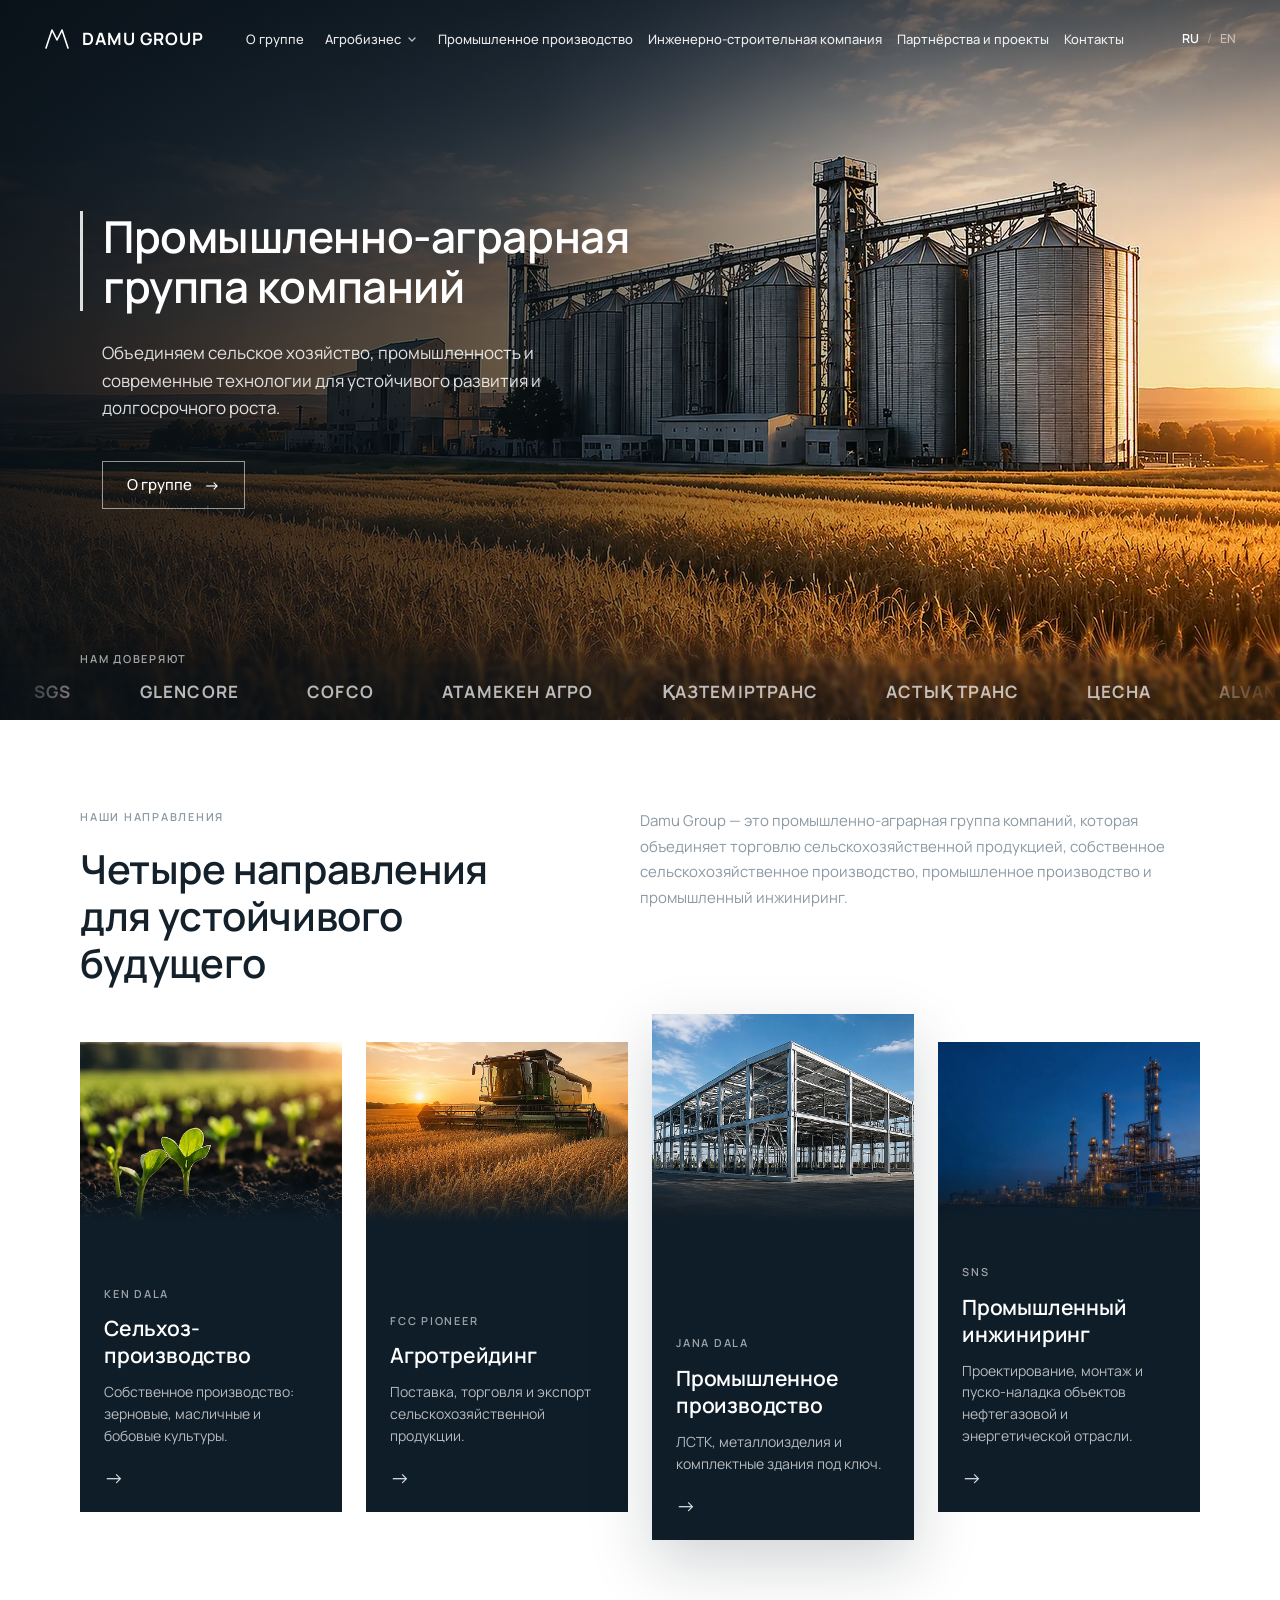
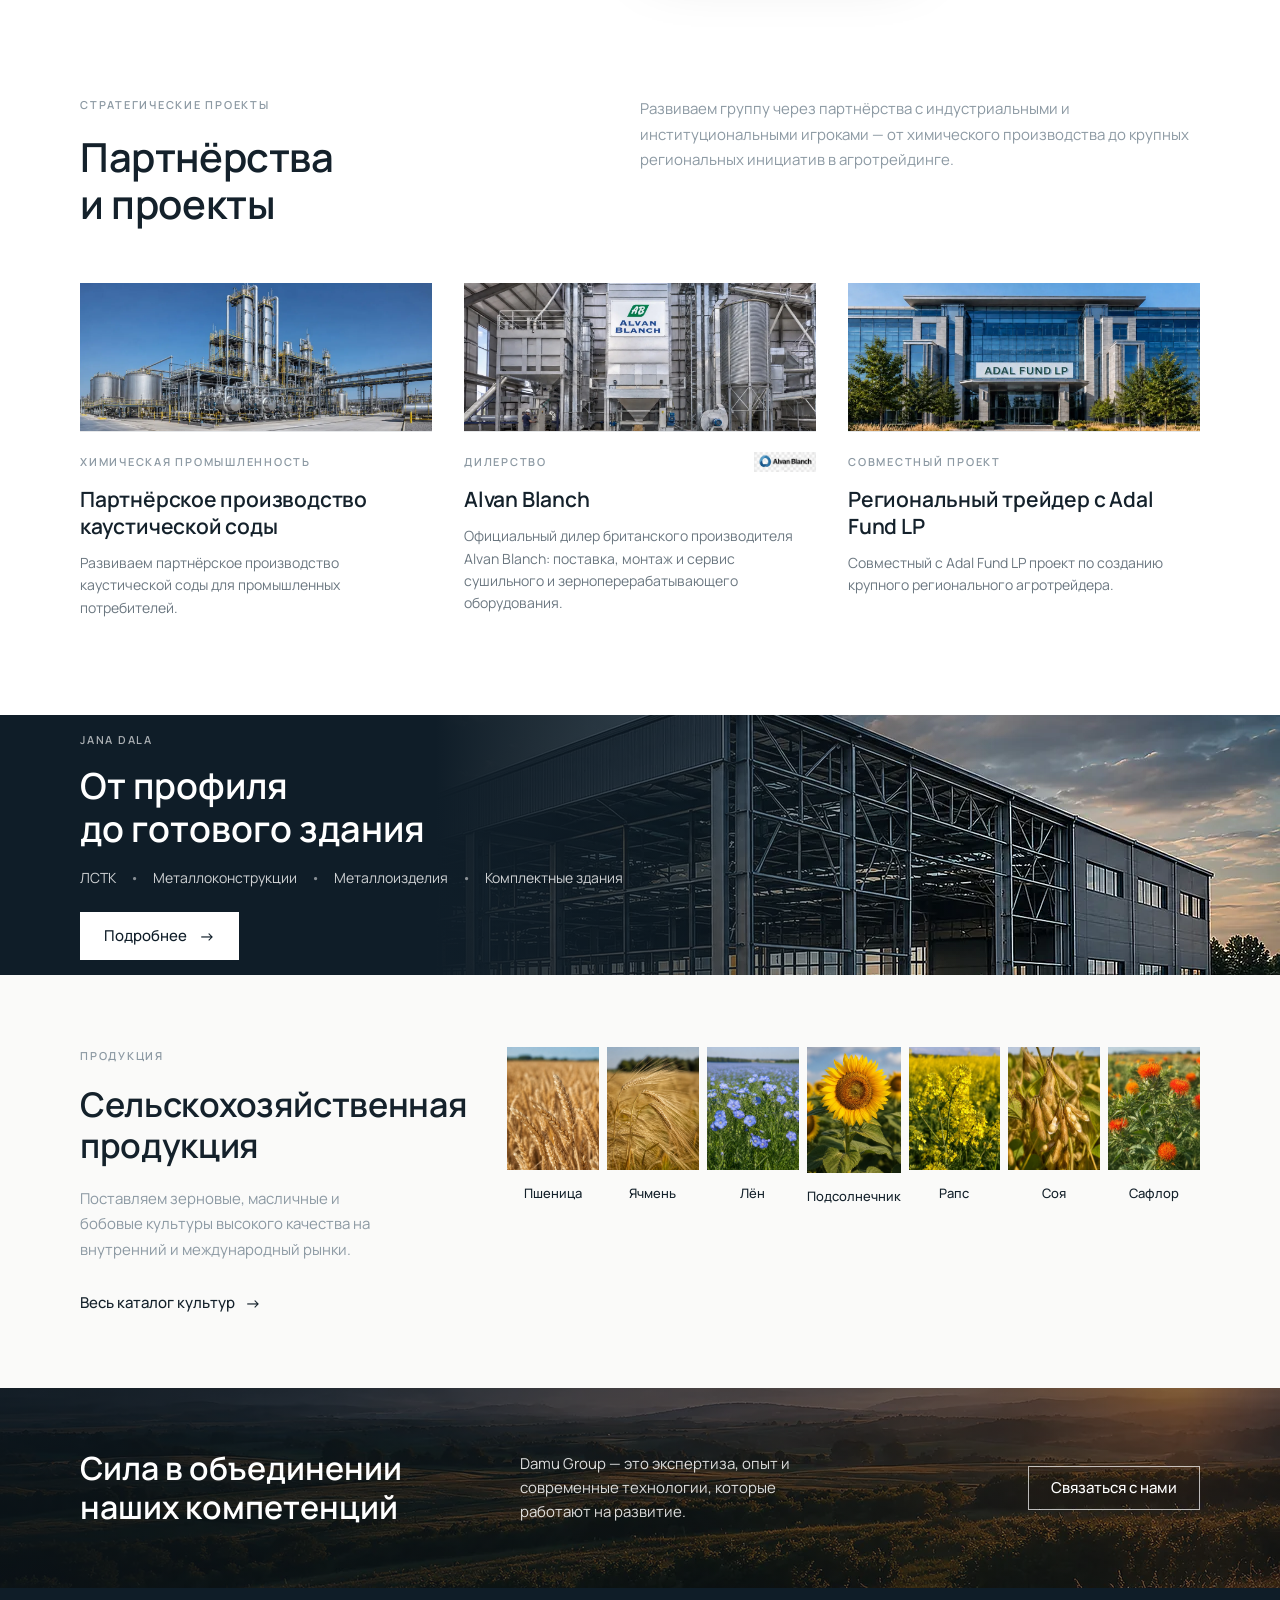
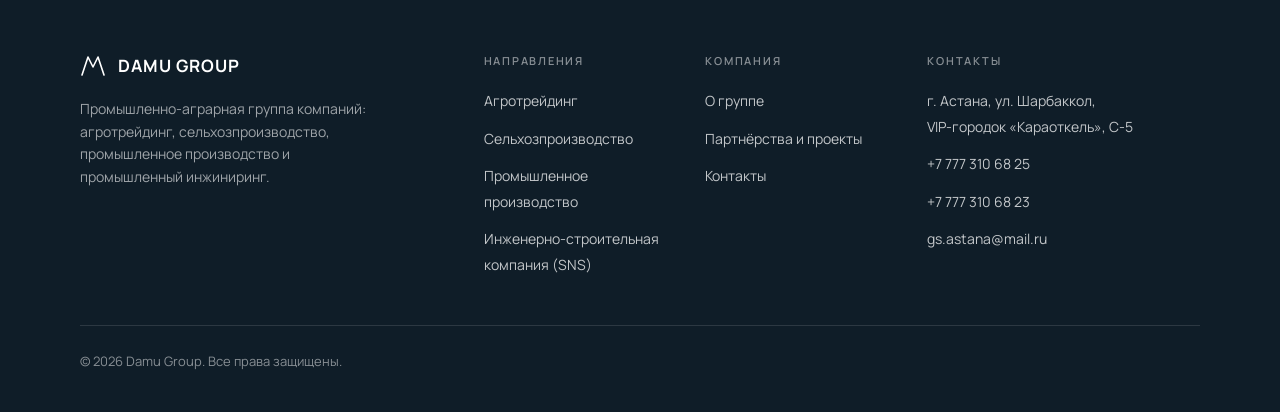
<file: damu/index.html>
<!DOCTYPE html>
<html lang="ru">
<head>
  <meta charset="UTF-8">
  <meta name="viewport" content="width=device-width, initial-scale=1">
  <title>Damu Group — промышленно-аграрная группа компаний</title>
  <meta name="description" content="Damu Group объединяет торговлю сельскохозяйственной продукцией, сельскохозяйственное производство, промышленное производство и промышленный инжиниринг.">
  <meta name="theme-color" content="#0F1D28">

  <link rel="preconnect" href="https://fonts.googleapis.com">
  <link rel="preconnect" href="https://fonts.gstatic.com" crossorigin>
  <link href="https://fonts.googleapis.com/css2?family=Manrope:wght@400;500;600;700&display=swap" rel="stylesheet">
  <link rel="stylesheet" href="styles.css?v=3">
  <link rel="preload" as="image" href="public/images/01_hero_silos_field.webp"
        imagesrcset="public/images/01_hero_silos_field-1280.webp 1280w, public/images/01_hero_silos_field.webp 2400w"
        imagesizes="100vw" fetchpriority="high">
</head>
<body>

  <!-- ============================ HERO + HEADER ============================ -->
  <header class="header">
    <a class="logo" href="#top" aria-label="Damu Group — на главную">
      <svg class="logo__mark" width="26" height="22" viewBox="0 0 26 22" fill="none" aria-hidden="true"><path d="M2 20 L8 2 L13 12 L18 2 L24 20" stroke="#fff" stroke-width="1.6" stroke-linecap="round" stroke-linejoin="round"/></svg>
      <span class="logo__word">DAMU GROUP</span>
    </a>

    <nav class="nav" aria-label="Основная навигация">
      <a class="nav__link" href="#directions">О группе</a>

      <div class="nav__item">
        <button class="nav__link" type="button" aria-haspopup="true" aria-expanded="false">
          Агробизнес
          <svg class="chevron" viewBox="0 0 10 10" fill="none" aria-hidden="true"><path d="M2 4l3 3 3-3" stroke="currentColor" stroke-width="1.3" stroke-linecap="round" stroke-linejoin="round"/></svg>
        </button>
        <div class="nav__menu" role="menu">
          <a role="menuitem" href="#directions">Агротрейдинг</a>
          <a role="menuitem" href="#directions">Растениеводство</a>
          <a role="menuitem" href="#products">Продукция</a>
        </div>
      </div>

      <a class="nav__link" href="jana-dala.html">Промышленное производство</a>
      <a class="nav__link" href="sns.html">Инженерно-строительная компания</a>
      <a class="nav__link" href="#partnerships">Партнёрства и проекты</a>      <a class="nav__link" href="#footer">Контакты</a>
    </nav>

    <div class="header__right">
      <div class="lang lang--row" data-lang-switch aria-label="Язык">
        <a class="lang__opt is-active" data-lang="ru" href="#" aria-current="true">RU</a>
        <span class="lang__sep" aria-hidden="true">/</span>
        <a class="lang__opt" data-lang="en" href="#">EN</a>
      </div>

      <button class="burger" type="button" aria-label="Открыть меню" aria-expanded="false" aria-controls="mobile-menu">
        <span></span><span></span><span></span>
      </button>
    </div>
  </header>

  <!-- Mobile menu panel -->
  <div class="mobile-menu" id="mobile-menu" aria-hidden="true" role="dialog" aria-label="Меню">
    <button class="mobile-menu__close" type="button" aria-label="Закрыть меню">
      <svg width="26" height="26" viewBox="0 0 26 26" fill="none" aria-hidden="true"><path d="M6 6l14 14M20 6L6 20" stroke="#fff" stroke-width="1.6" stroke-linecap="round"/></svg>
    </button>
    <a href="#directions">О группе</a>
    <span>Агробизнес</span>
    <div class="mobile-menu__sub">
      <a href="#directions">Агротрейдинг</a>
      <a href="#directions">Растениеводство</a>
      <a href="#products">Продукция</a>
    </div>
    <a href="jana-dala.html">Промышленное производство</a>
    <a href="sns.html">Инженерно-строительная компания</a>
    <a href="#partnerships">Партнёрства и проекты</a>    <a href="#footer">Контакты</a>
    <div class="mobile-menu__lang" data-lang-switch><a class="is-active" data-lang="ru" href="#">RU</a><a data-lang="en" href="#">EN</a></div>
  </div>

  <section class="hero" id="top" aria-label="Damu Group">
    <picture>
      <source type="image/webp" sizes="100vw"
              srcset="public/images/01_hero_silos_field-1280.webp 1280w, public/images/01_hero_silos_field.webp 2400w">
      <source type="image/jpeg" sizes="100vw"
              srcset="public/images/01_hero_silos_field-1280.jpg 1280w, public/images/01_hero_silos_field.jpg 2400w">
      <img class="hero__img" src="public/images/01_hero_silos_field.jpg"
           alt="Элеваторы и золотое пшеничное поле на закате"
           width="2400" height="1400" loading="eager" fetchpriority="high">
    </picture>
    <div class="hero__grad-h" aria-hidden="true"></div>
    <div class="hero__grad-top" aria-hidden="true"></div>

    <div class="container hero__content">
      <div class="hero__head">
        <span class="hero__line" aria-hidden="true"></span>
        <h1 class="hero__title">Промышленно-аграрная<br>группа компаний</h1>
      </div>
      <p class="hero__lead">Объединяем сельское хозяйство, промышленность и современные технологии для устойчивого развития и долгосрочного роста.</p>
      <a class="hero__btn" href="#directions">О группе <span class="arrow" aria-hidden="true">→</span></a>
    </div>

    <!-- Trust marquee — overlaid inside hero, above the bottom transition -->
    <div class="hero__trust" aria-labelledby="trust-label">
      <div class="container">
        <p class="eyebrow hero__trust-label" id="trust-label">Нам доверяют</p>
      </div>
      <div class="marquee">
        <div class="marquee__track">
          <div class="marquee__group">
            <span class="marquee__item" title="ТОО «Иностранное предприятие «SGS Kazakhstan Ltd»»" aria-label="ТОО «Иностранное предприятие «SGS Kazakhstan Ltd»»">SGS</span>
            <span class="marquee__item" title="Glencore plc" aria-label="Glencore plc">Glencore</span>
            <span class="marquee__item" title="COFCO International Limited" aria-label="COFCO International Limited">COFCO</span>
            <span class="marquee__item" title="АО «Атамекен-Агро»" aria-label="АО «Атамекен-Агро»">Атамекен&nbsp;Агро</span>
            <span class="marquee__item" title="АО «Қазтеміртранс»" aria-label="АО «Қазтеміртранс»">Қазтеміртранс</span>
            <span class="marquee__item" title="АО «Астық Транс»" aria-label="АО «Астық Транс»">Астық&nbsp;Транс</span>
            <span class="marquee__item" title="ТОО «Концерн «Цесна-Астык»»" aria-label="ТОО «Концерн «Цесна-Астык»»">Цесна</span>
            <span class="marquee__item" title="Alvan Blanch Development Company Ltd" aria-label="Alvan Blanch Development Company Ltd">Alvan&nbsp;Blanch</span>
            <span class="marquee__item" title="Adal Fund LP" aria-label="Adal Fund LP">Adal&nbsp;Fund&nbsp;LP</span>
            <span class="marquee__item" title="ТОО «Павлодарский нефтехимический завод»" aria-label="ТОО «Павлодарский нефтехимический завод»">ПНХЗ</span>
            <span class="marquee__item" title="ТОО «Атырауский нефтеперерабатывающий завод»" aria-label="ТОО «Атырауский нефтеперерабатывающий завод»">АНПЗ</span>
            <span class="marquee__item" title="ТОО «ПетроКазахстан Ойл Продактс»" aria-label="ТОО «ПетроКазахстан Ойл Продактс»">ПКОП</span>
            <span class="marquee__item" title="ТОО «KPI Inc.» (Kazakhstan Petrochemical Industries)" aria-label="ТОО «KPI Inc.» (Kazakhstan Petrochemical Industries)">KPI&nbsp;Inc.</span>
            <span class="marquee__item" title="ТОО «Karabatan Utility Solutions»" aria-label="ТОО «Karabatan Utility Solutions»">KUS</span>
          </div>
          <div class="marquee__group" aria-hidden="true">
            <span class="marquee__item" title="ТОО «Иностранное предприятие «SGS Kazakhstan Ltd»»" aria-label="ТОО «Иностранное предприятие «SGS Kazakhstan Ltd»»">SGS</span>
            <span class="marquee__item" title="Glencore plc" aria-label="Glencore plc">Glencore</span>
            <span class="marquee__item" title="COFCO International Limited" aria-label="COFCO International Limited">COFCO</span>
            <span class="marquee__item" title="АО «Атамекен-Агро»" aria-label="АО «Атамекен-Агро»">Атамекен&nbsp;Агро</span>
            <span class="marquee__item" title="АО «Қазтеміртранс»" aria-label="АО «Қазтеміртранс»">Қазтеміртранс</span>
            <span class="marquee__item" title="АО «Астық Транс»" aria-label="АО «Астық Транс»">Астық&nbsp;Транс</span>
            <span class="marquee__item" title="ТОО «Концерн «Цесна-Астык»»" aria-label="ТОО «Концерн «Цесна-Астык»»">Цесна</span>
            <span class="marquee__item" title="Alvan Blanch Development Company Ltd" aria-label="Alvan Blanch Development Company Ltd">Alvan&nbsp;Blanch</span>
            <span class="marquee__item" title="Adal Fund LP" aria-label="Adal Fund LP">Adal&nbsp;Fund&nbsp;LP</span>
            <span class="marquee__item" title="ТОО «Павлодарский нефтехимический завод»" aria-label="ТОО «Павлодарский нефтехимический завод»">ПНХЗ</span>
            <span class="marquee__item" title="ТОО «Атырауский нефтеперерабатывающий завод»" aria-label="ТОО «Атырауский нефтеперерабатывающий завод»">АНПЗ</span>
            <span class="marquee__item" title="ТОО «ПетроКазахстан Ойл Продактс»" aria-label="ТОО «ПетроКазахстан Ойл Продактс»">ПКОП</span>
            <span class="marquee__item" title="ТОО «KPI Inc.» (Kazakhstan Petrochemical Industries)" aria-label="ТОО «KPI Inc.» (Kazakhstan Petrochemical Industries)">KPI&nbsp;Inc.</span>
            <span class="marquee__item" title="ТОО «Karabatan Utility Solutions»" aria-label="ТОО «Karabatan Utility Solutions»">KUS</span>
          </div>
        </div>
      </div>
    </div>
  </section>

  <main>
    <!-- ============================ DIRECTIONS ============================ -->
    <section class="directions" id="directions">
      <div class="container">
        <div class="directions__top">
          <div>
            <p class="eyebrow directions__eyebrow">Наши направления</p>
            <h2 class="directions__title">Четыре направления<br>для устойчивого будущего</h2>
          </div>
          <p class="directions__intro">Damu Group — это промышленно-аграрная группа компаний, которая объединяет торговлю сельскохозяйственной продукцией, собственное сельскохозяйственное производство, промышленное производство и промышленный инжиниринг.</p>
        </div>

        <div class="cards">
          <!-- 1 -->
          <a class="card" href="#products">
            <div class="card__media card__media--agriculture" role="img" aria-label="Всходы сельскохозяйственных культур на поле"></div>
            <div class="card__body">
              <p class="eyebrow card__eyebrow">KEN DALA</p>
              <h3 class="card__title">Сельхоз&shy;производство</h3>
              <p class="card__text">Собственное производство: зерновые, масличные и бобовые культуры.</p>
              <span class="card__arrow" aria-hidden="true">→</span>
            </div>
          </a>

          <!-- 2 -->
          <a class="card" href="#products">
            <div class="card__media card__media--agrotrading" role="img" aria-label="Комбайн на уборке пшеницы на закате"></div>
            <div class="card__body">
              <p class="eyebrow card__eyebrow">FCC PIONEER</p>
              <h3 class="card__title">Агротрейдинг</h3>
              <p class="card__text">Поставка, торговля и экспорт сельскохозяйственной продукции.</p>
              <span class="card__arrow" aria-hidden="true">→</span>
            </div>
          </a>

          <!-- 3 — accent -->
          <a class="card card--accent" href="jana-dala.html">
            <div class="card__media card__media--jana" role="img" aria-label="Металлический каркас промышленного здания"></div>
            <div class="card__body">
              <p class="eyebrow card__eyebrow">JANA DALA</p>
              <h3 class="card__title">Промышленное производство</h3>
              <p class="card__text">ЛСТК, металлоизделия и комплектные здания под ключ.</p>
              <span class="card__arrow" aria-hidden="true">→</span>
            </div>
          </a>

          <!-- 4 -->
          <a class="card" href="sns.html">
            <div class="card__media card__media--sns" role="img" aria-label="Промышленный объект нефтегазовой отрасли"></div>
            <div class="card__body">
              <p class="eyebrow card__eyebrow">SNS</p>
              <h3 class="card__title">Промышленный инжиниринг</h3>
              <p class="card__text">Проектирование, монтаж и пуско-наладка объектов нефтегазовой и энергетической отрасли.</p>
              <span class="card__arrow" aria-hidden="true">→</span>
            </div>
          </a>
        </div>
      </div>
    </section>

    <!-- ============================ PARTNERSHIPS ============================ -->
    <section class="partners" id="partnerships">
      <div class="container">
        <div class="partners__top">
          <div>
            <p class="eyebrow partners__eyebrow">Стратегические проекты</p>
            <h2 class="partners__title">Партнёрства<br>и проекты</h2>
          </div>
          <p class="partners__intro">Развиваем группу через партнёрства с индустриальными и институциональными игроками — от химического производства до крупных региональных инициатив в агротрейдинге.</p>
        </div>

        <div class="partners__grid">
          <!-- 1 -->
          <article class="partner">
            <div class="partner__media partner__media--caustic" role="img" aria-label="Производство каустической соды"></div>
            <div class="partner__body">
              <div class="partner__meta">
                <p class="eyebrow partner__eyebrow">Химическая промышленность</p>
              </div>
              <h3 class="partner__title">Партнёрское производство каустической соды</h3>
              <p class="partner__text">Развиваем партнёрское производство каустической соды для промышленных потребителей.</p>
            </div>
          </article>

          <!-- 2 -->
          <article class="partner">
            <div class="partner__media partner__media--alvan" role="img" aria-label="Сушильное и зерноперерабатывающее оборудование Alvan Blanch"></div>
            <div class="partner__body">
              <div class="partner__meta">
                <p class="eyebrow partner__eyebrow">Дилерство</p>
                <img class="partner__logo" src="public/images/alvan-blanch.png" alt="Alvan Blanch" width="120" height="20" loading="lazy">
              </div>
              <h3 class="partner__title">Alvan Blanch</h3>
              <p class="partner__text">Официальный дилер британского производителя Alvan Blanch: поставка, монтаж и сервис сушильного и зерноперерабатывающего оборудования.</p>
            </div>
          </article>

          <!-- 3 -->
          <article class="partner">
            <div class="partner__media partner__media--adal" role="img" aria-label="Совместный проект регионального агротрейдера"></div>
            <div class="partner__body">
              <div class="partner__meta">
                <p class="eyebrow partner__eyebrow">Совместный проект</p>
              </div>
              <h3 class="partner__title">Региональный трейдер с Adal Fund LP</h3>
              <p class="partner__text">Совместный с Adal Fund LP проект по созданию крупного регионального агротрейдера.</p>
            </div>
          </article>
        </div>
      </div>
    </section>

    <!-- ============================ JANA DALA BANNER ============================ -->
    <section class="jana" id="jana" aria-label="Jana Dala — от профиля до готового здания">
      <picture>
        <source type="image/webp" sizes="100vw"
                srcset="public/images/06_jana_dala_factory-1280.webp 1280w, public/images/06_jana_dala_factory.webp 2000w">
        <source type="image/jpeg" sizes="100vw"
                srcset="public/images/06_jana_dala_factory-1280.jpg 1280w, public/images/06_jana_dala_factory.jpg 2000w">
        <img class="jana__img" src="public/images/06_jana_dala_factory.jpg"
             alt="Производственный комплекс Jana Dala" width="2000" height="900" loading="lazy">
      </picture>
      <div class="jana__grad" aria-hidden="true"></div>
      <div class="container jana__content">
        <p class="eyebrow jana__eyebrow">Jana Dala</p>
        <h2 class="jana__title">От профиля<br>до готового здания</h2>
        <ul class="jana__tags"><li>ЛСТК</li><li>Металлоконструкции</li><li>Металлоизделия</li><li>Комплектные здания</li></ul>
        <a class="jana__btn" href="jana-dala.html">Подробнее <span class="arrow" aria-hidden="true">→</span></a>
      </div>
    </section>

    <!-- ============================ PRODUCTS ============================ -->
    <section class="products" id="products">
      <div class="container products__grid">
        <div class="products__aside">
          <p class="eyebrow products__eyebrow">Продукция</p>
          <h2 class="products__title">Сельскохозяйственная<br>продукция</h2>
          <p class="products__text">Поставляем зерновые, масличные и бобовые культуры высокого качества на внутренний и международный рынки.</p>
          <a class="products__link" href="#products">Весь каталог культур <span class="arrow" aria-hidden="true">→</span></a>
        </div>

        <div class="crops">
          <a class="crop" href="wheat">
            <div class="crop__media crop__media--wheat" role="img" aria-label="Пшеница"></div>
            <div class="crop__caption">Пшеница</div>
          </a>
          <a class="crop" href="barley">
            <div class="crop__media crop__media--barley" role="img" aria-label="Ячмень"></div>
            <div class="crop__caption">Ячмень</div>
          </a>
          <a class="crop" href="flax">
            <div class="crop__media crop__media--flax" role="img" aria-label="Лён"></div>
            <div class="crop__caption">Лён</div>
          </a>
          <a class="crop" href="sunflower">
            <div class="crop__media crop__media--sunflower" role="img" aria-label="Подсолнечник"></div>
            <div class="crop__caption">Подсолнечник</div>
          </a>
          <a class="crop" href="colza">
            <div class="crop__media crop__media--rapeseed" role="img" aria-label="Рапс"></div>
            <div class="crop__caption">Рапс</div>
          </a>
          <a class="crop" href="soy">
            <div class="crop__media crop__media--soybean" role="img" aria-label="Соя"></div>
            <div class="crop__caption">Соя</div>
          </a>
          <a class="crop" href="safflower">
            <div class="crop__media crop__media--safflower" role="img" aria-label="Сафлор"></div>
            <div class="crop__caption">Сафлор</div>
          </a>
        </div>
      </div>
    </section>

    <!-- ============================ UNITY BANNER ============================ -->
    <section class="unity" aria-label="Сила в объединении наших компетенций">
      <picture>
        <source type="image/webp" sizes="100vw"
                srcset="public/images/14_footer_landscape-1280.webp 1280w, public/images/14_footer_landscape.webp 2400w">
        <source type="image/jpeg" sizes="100vw"
                srcset="public/images/14_footer_landscape-1280.jpg 1280w, public/images/14_footer_landscape.jpg 2400w">
        <img class="unity__img" src="public/images/14_footer_landscape.jpg"
             alt="Аграрный ландшафт и инфраструктура Damu Group" width="2400" height="900" loading="lazy">
      </picture>
      <div class="unity__grad" aria-hidden="true"></div>
      <div class="container unity__content">
        <h2 class="unity__title">Сила в объединении<br>наших компетенций</h2>
        <p class="unity__text">Damu Group — это экспертиза, опыт и современные технологии, которые работают на развитие.</p>
        <a class="unity__btn" href="#footer">Связаться с нами</a>
      </div>
    </section>
  </main>

  <!-- ============================ FOOTER ============================ -->
  <footer class="footer" id="footer">
    <div class="container footer__grid">
      <div>
        <div class="logo">
          <svg class="logo__mark" width="26" height="22" viewBox="0 0 26 22" fill="none" aria-hidden="true"><path d="M2 20 L8 2 L13 12 L18 2 L24 20" stroke="#fff" stroke-width="1.6" stroke-linecap="round" stroke-linejoin="round"/></svg>
          <span class="logo__word">DAMU GROUP</span>
        </div>
        <p class="footer__desc">Промышленно-аграрная группа компаний: агротрейдинг, сельхозпроизводство, промышленное производство и промышленный инжиниринг.</p>
      </div>

      <nav aria-label="Направления">
        <p class="footer__col-title">Направления</p>
        <ul class="footer__list">
          <li><a href="#products">Агротрейдинг</a></li>
          <li><a href="#products">Сельхозпроизводство</a></li>
          <li><a href="jana-dala.html">Промышленное производство</a></li>
          <li><a href="sns.html">Инженерно-строительная компания (SNS)</a></li>
        </ul>
      </nav>

      <nav aria-label="Компания">
        <p class="footer__col-title">Компания</p>
        <ul class="footer__list">
          <li><a href="#directions">О группе</a></li>
          <li><a href="#partnerships">Партнёрства и проекты</a></li>          <li><a href="#footer">Контакты</a></li>
        </ul>
      </nav>

      <div>
        <p class="footer__col-title">Контакты</p>
        <ul class="footer__list">
          <li><span>г. Астана, ул. Шарбаккол,<br>VIP-городок «Караоткель», C-5</span></li>
          <li><a href="tel:+77773106825">+7 777 310 68 25</a></li>
          <li><a href="tel:+77773106823">+7 777 310 68 23</a></li>
          <li><a href="mailto:gs.astana@mail.ru">gs.astana@mail.ru</a></li>
        </ul>
      </div>
    </div>

    <div class="container">
      <div class="footer__bottom">© 2026 Damu Group. Все права защищены.</div>
    </div>
  </footer>

  <script src="script.js?v=3" defer></script>
</body>
</html>
</file>
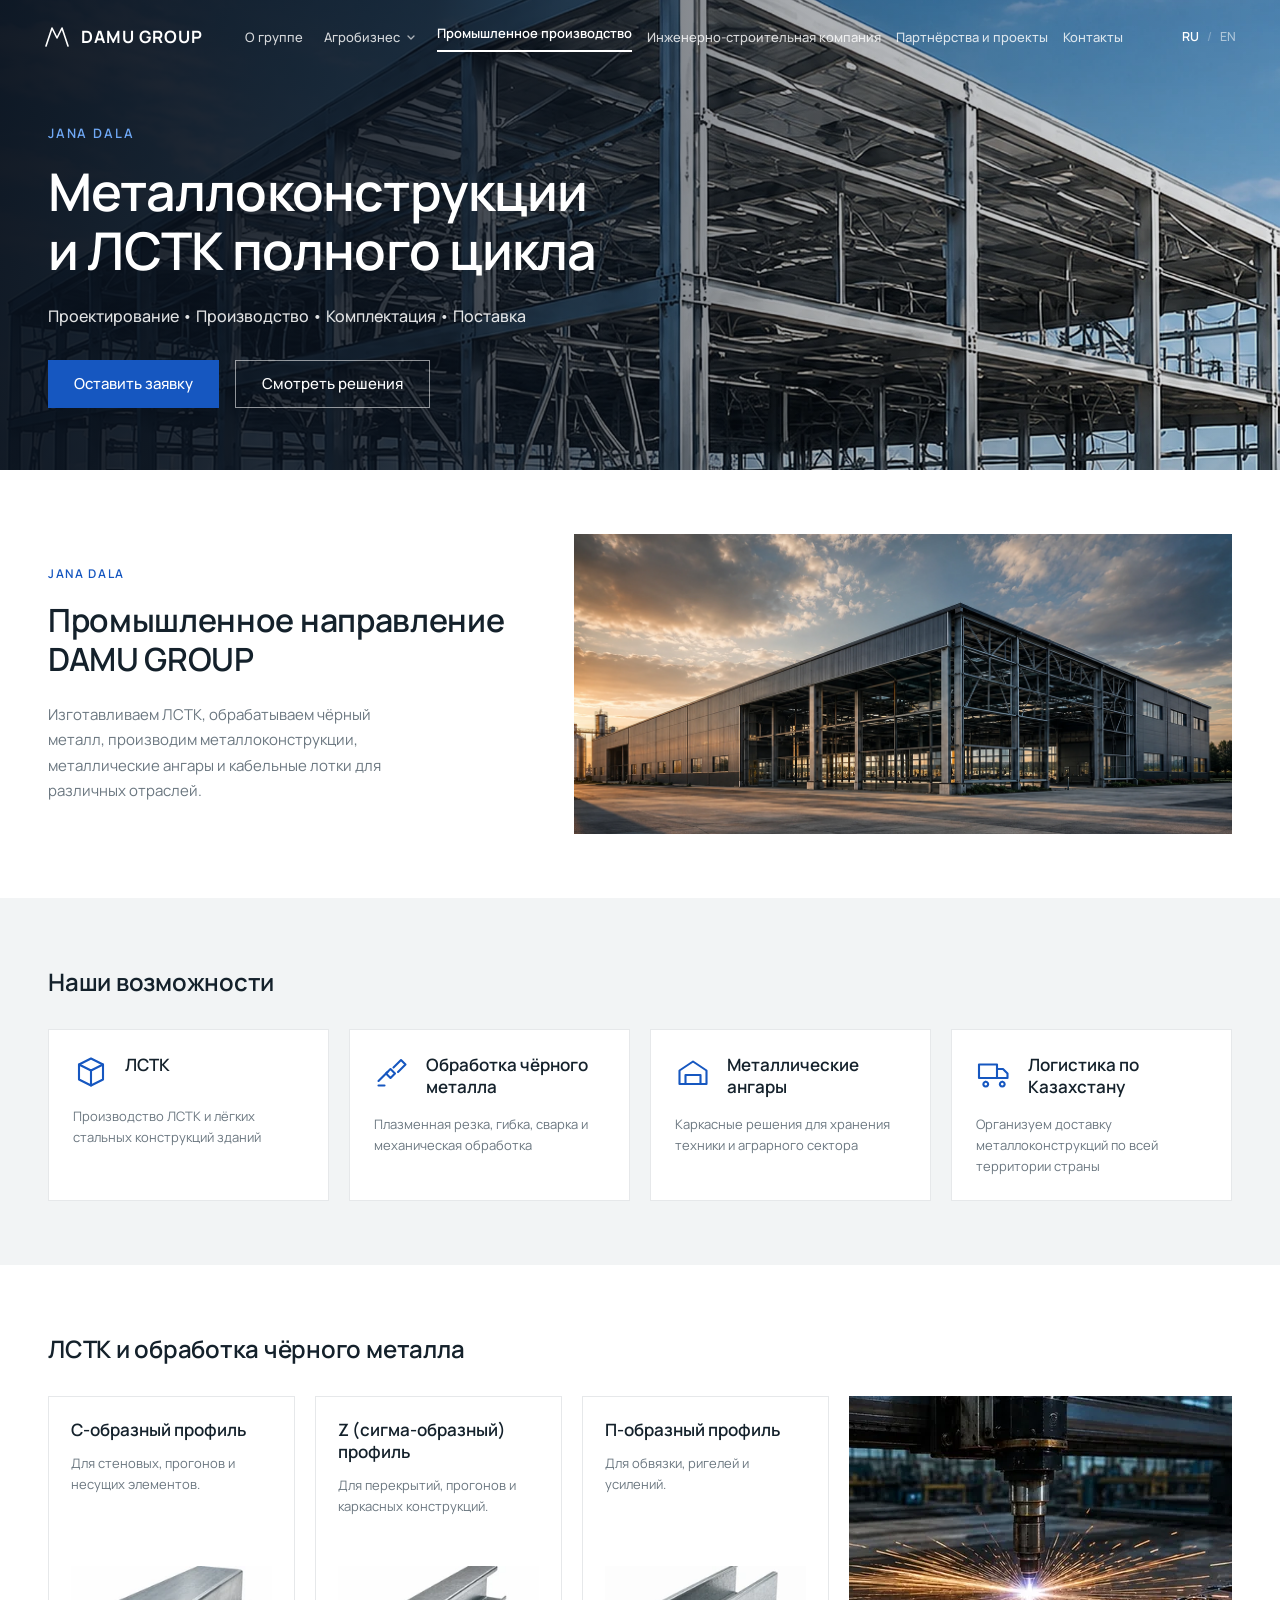
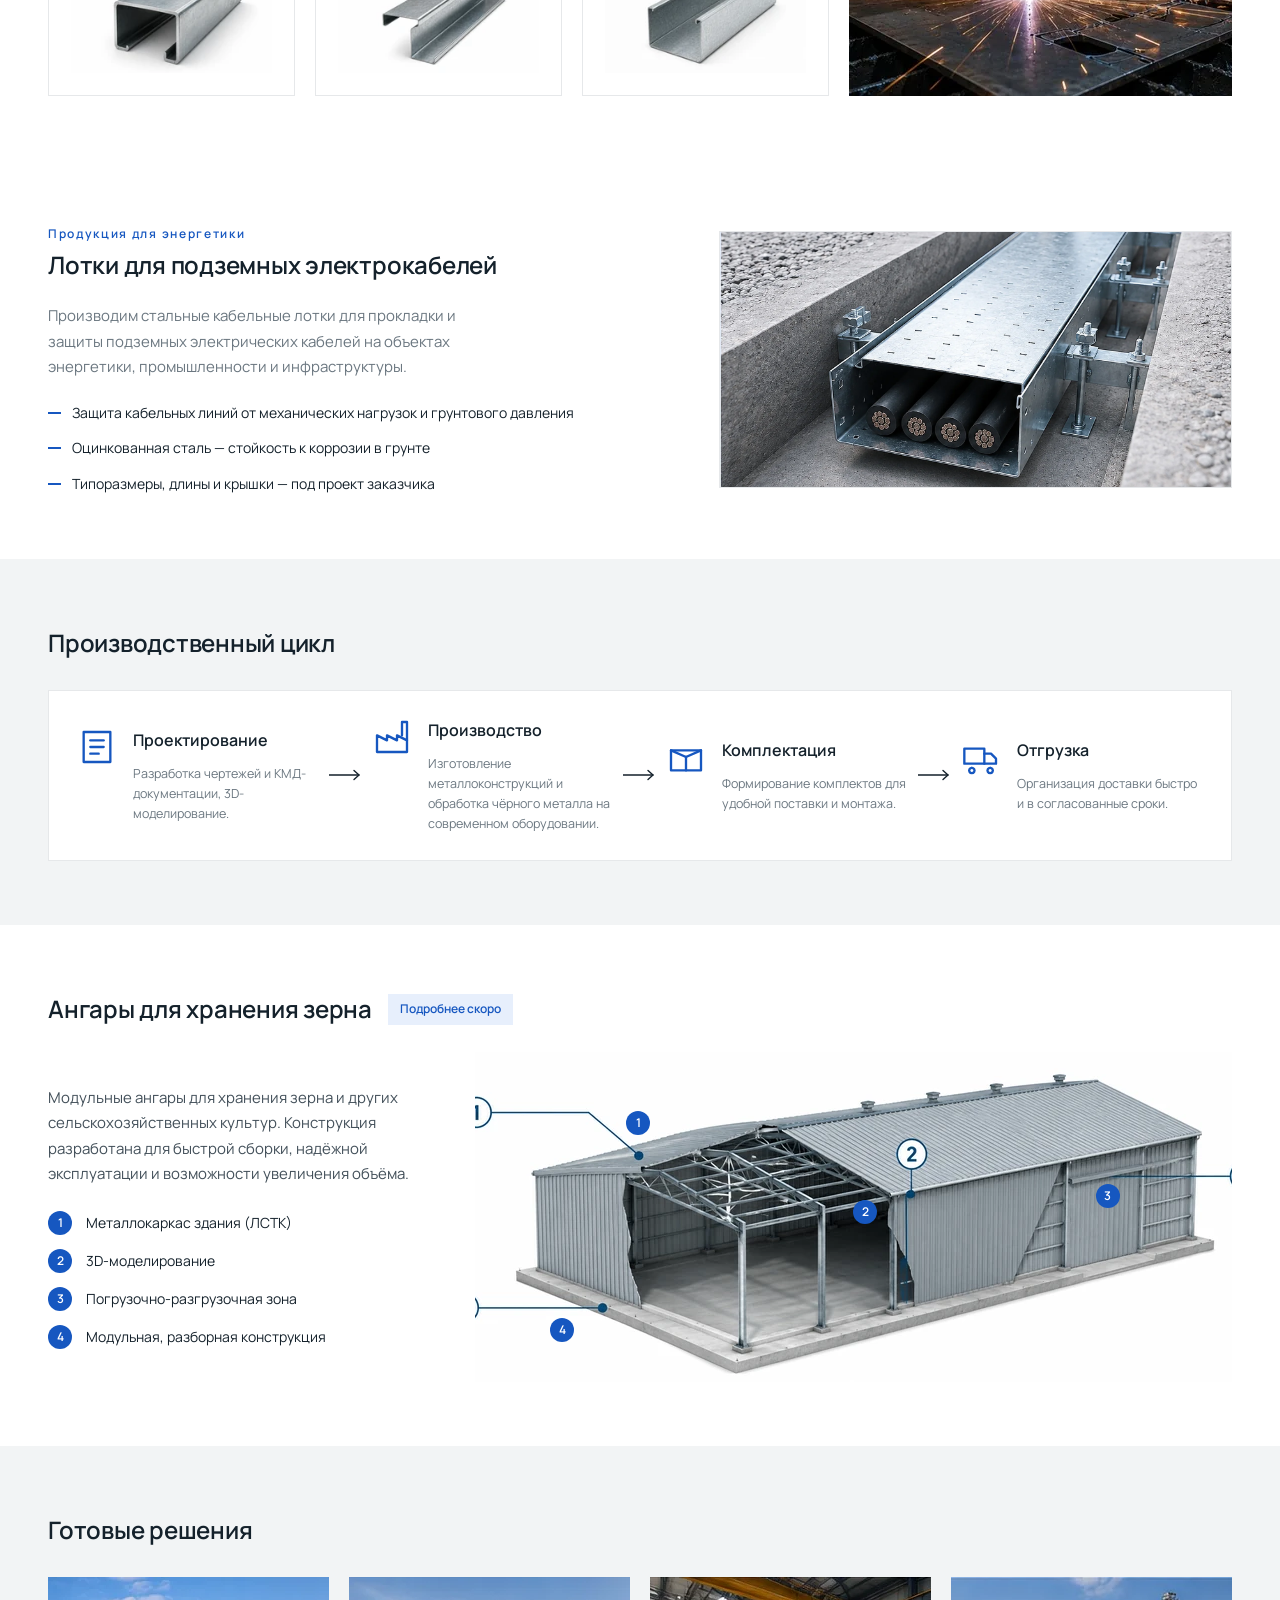
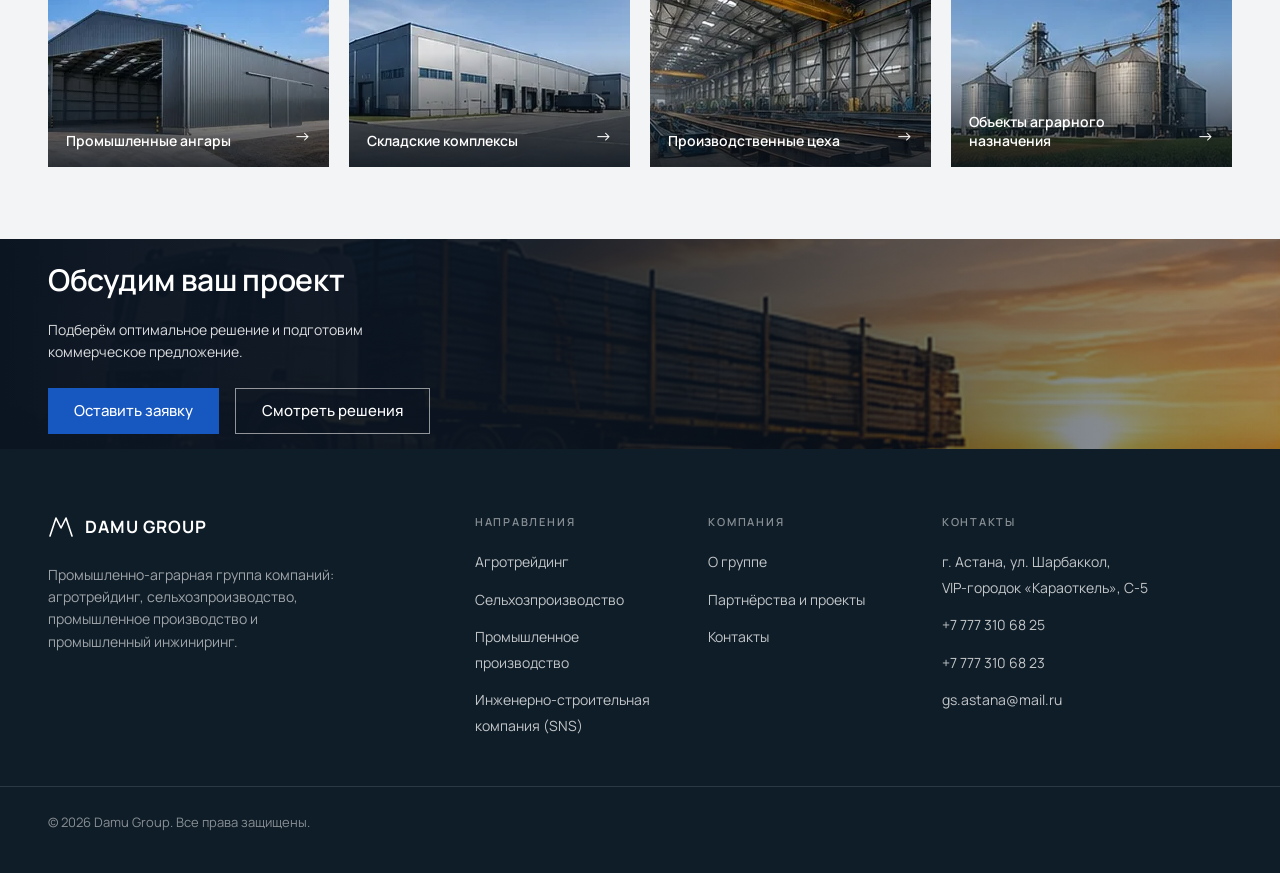
<file: damu/jana-dala.html>
<!DOCTYPE html>
<html lang="ru">
<head>
  <meta charset="UTF-8">
  <meta name="viewport" content="width=device-width, initial-scale=1">
  <title>Jana Dala — промышленное производство</title>
  <meta name="description" content="JANA DALA — промышленное направление Damu Group: металлоконструкции и ЛСТК полного цикла, обработка чёрного металла, металлические ангары, логистика по Казахстану.">
  <meta name="theme-color" content="#0B1522">

  <link rel="preconnect" href="https://fonts.googleapis.com">
  <link rel="preconnect" href="https://fonts.gstatic.com" crossorigin>
  <link href="https://fonts.googleapis.com/css2?family=IBM+Plex+Mono&family=Manrope:wght@400;500;600;700&display=swap" rel="stylesheet">
  <link rel="stylesheet" href="jana-dala.css?v=3">
</head>
<body>

  <!-- ============================ HERO + HEADER ============================ -->
  <section class="hero">
    <picture><source type="image/webp" srcset="public/images/steel-frame.webp"><img class="hero__img" src="public/images/steel-frame.jpg" alt="Металлический каркас промышленного здания JANA DALA" width="1800" height="1100" loading="eager" fetchpriority="high"></picture>
    <div class="hero__grad" aria-hidden="true"></div>

    <header class="header">
      <a class="logo" href="index.html" aria-label="Damu Group — на главную">
        <svg class="logo__mark" width="26" height="22" viewBox="0 0 26 22" fill="none" aria-hidden="true"><path d="M2 20 L8 2 L13 12 L18 2 L24 20" stroke="#fff" stroke-width="1.6" stroke-linecap="round" stroke-linejoin="round"/></svg>
        <span class="logo__word">DAMU GROUP</span>
      </a>
      <nav class="nav" aria-label="Основная навигация">
        <a class="nav__link" href="index.html#directions">О группе</a>
        <div class="nav__item">
          <button class="nav__link" type="button" aria-haspopup="true" aria-expanded="false">Агробизнес
            <svg class="chevron" viewBox="0 0 10 10" fill="none" aria-hidden="true"><path d="M2 4l3 3 3-3" stroke="currentColor" stroke-width="1.3" stroke-linecap="round" stroke-linejoin="round"/></svg>
          </button>
          <div class="nav__menu" role="menu">
            <a role="menuitem" href="index.html#directions">Агротрейдинг</a>
            <a role="menuitem" href="index.html#directions">Растениеводство</a>
            <a role="menuitem" href="index.html#products">Продукция</a>
          </div>
        </div>
        <a class="nav__link nav__link--active" href="jana-dala.html" aria-current="page">Промышленное производство</a>
        <a class="nav__link" href="sns.html">Инженерно-строительная компания</a>
        <a class="nav__link" href="index.html#partnerships">Партнёрства и проекты</a>        <a class="nav__link" href="#footer">Контакты</a>
      </nav>
      <div class="header__right">
      <div class="lang lang--row" data-lang-switch aria-label="Язык">
        <a class="lang__opt is-active" data-lang="ru" href="#" aria-current="true">RU</a>
        <span class="lang__sep" aria-hidden="true">/</span>
        <a class="lang__opt" data-lang="en" href="#">EN</a>
      </div>

      <button class="burger" type="button" aria-label="Открыть меню" aria-expanded="false" aria-controls="mobile-menu">
          <span></span><span></span><span></span>
        </button>
      </div>
    </header>

    <div class="hero__content">
      <p class="hero__eyebrow">JANA DALA</p>
      <h1 class="hero__title">Металлоконструкции<br>и ЛСТК полного цикла</h1>
      <p class="hero__slogan">Проектирование&nbsp;•&nbsp;Производство&nbsp;•&nbsp;Комплектация&nbsp;•&nbsp;Поставка</p>
      <div class="hero__buttons">
        <a class="btn btn--accent" href="#footer">Оставить заявку</a>
        <a class="btn btn--ghost" href="#solutions">Смотреть решения</a>
      </div>
    </div>
  </section>

  <div class="mobile-menu" id="mobile-menu" aria-hidden="true" role="dialog" aria-label="Меню">
    <button class="mobile-menu__close" type="button" aria-label="Закрыть меню">
      <svg width="26" height="26" viewBox="0 0 26 26" fill="none" aria-hidden="true"><path d="M6 6l14 14M20 6L6 20" stroke="#fff" stroke-width="1.6" stroke-linecap="round"/></svg>
    </button>
    <a href="index.html#directions">О группе</a>
    <span>Агробизнес</span>
    <div class="mobile-menu__sub">
      <a href="index.html#directions">Агротрейдинг</a>
      <a href="index.html#directions">Растениеводство</a>
      <a href="index.html#products">Продукция</a>
    </div>
    <a href="jana-dala.html">Промышленное производство</a>
    <a href="sns.html">Инженерно-строительная компания</a>
    <a href="index.html#partnerships">Партнёрства и проекты</a>    <a href="#footer">Контакты</a>
    <div class="mobile-menu__lang" data-lang-switch><a class="is-active" data-lang="ru" href="#">RU</a><a data-lang="en" href="#">EN</a></div>
  </div>

  <main>
    <!-- ============================ INTRO ============================ -->
    <section class="section section--white">
      <div class="intro">
        <div>
          <p class="eyebrow intro__eyebrow" style="color:var(--accent)">JANA DALA</p>
          <h2 class="intro__title">Промышленное направление<br>DAMU GROUP</h2>
          <p class="intro__text">Изготавливаем ЛСТК, обрабатываем чёрный металл, производим металлоконструкции, металлические ангары и кабельные лотки для различных отраслей.</p>
        </div>
        <div class="intro__media">
          <picture><source type="image/webp" srcset="public/images/hero-factory.webp"><img src="public/images/hero-factory.jpg" alt="Производственный комплекс JANA DALA" width="2800" height="1220" loading="lazy"></picture>
        </div>
      </div>
    </section>

    <!-- ============================ CAPABILITIES ============================ -->
    <section class="section section--alt">
      <h2 class="s-h2">Наши возможности</h2>
      <div class="caps">
        <article class="cap">
          <div class="cap__row">
            <svg class="cap__icon" viewBox="0 0 24 24" fill="none" stroke="#1657C0" stroke-width="1.4" stroke-linecap="round" stroke-linejoin="round" aria-hidden="true"><path d="M4 7 L12 3 L20 7 L20 17 L12 21 L4 17 Z"/><path d="M4 7 L12 11 L20 7"/><path d="M12 11 L12 21"/></svg>
            <h3 class="cap__title">ЛСТК</h3>
          </div>
          <p class="cap__text">Производство ЛСТК и лёгких стальных конструкций зданий</p>
        </article>
        <article class="cap">
          <div class="cap__row">
            <svg class="cap__icon" viewBox="0 0 24 24" fill="none" stroke="#1657C0" stroke-width="1.4" stroke-linecap="round" stroke-linejoin="round" aria-hidden="true"><path d="M3 18 L9 12"/><path d="M8 13 L11 10 L14 13 L11 16 Z"/><path d="M13 9 L18 4 L21 7 L16 12"/><path d="M3 21 L7 21"/></svg>
            <h3 class="cap__title">Обработка чёрного металла</h3>
          </div>
          <p class="cap__text">Плазменная резка, гибка, сварка и механическая обработка</p>
        </article>
        <article class="cap">
          <div class="cap__row">
            <svg class="cap__icon" viewBox="0 0 24 24" fill="none" stroke="#1657C0" stroke-width="1.4" stroke-linecap="round" stroke-linejoin="round" aria-hidden="true"><path d="M3 20 L3 11 L12 5 L21 11 L21 20 Z"/><path d="M7 20 L7 14 L17 14 L17 20"/></svg>
            <h3 class="cap__title">Металлические ангары</h3>
          </div>
          <p class="cap__text">Каркасные решения для хранения техники и аграрного сектора</p>
        </article>
        <article class="cap">
          <div class="cap__row">
            <svg class="cap__icon" viewBox="0 0 24 24" fill="none" stroke="#1657C0" stroke-width="1.4" stroke-linecap="round" stroke-linejoin="round" aria-hidden="true"><path d="M2 7 L14 7 L14 16 L2 16 Z"/><path d="M14 10 L18 10 L21 13 L21 16 L14 16"/><path d="M6.5 18.5 a1.6 1.6 0 1 0 0.01 0"/><path d="M17.5 18.5 a1.6 1.6 0 1 0 0.01 0"/></svg>
            <h3 class="cap__title">Логистика по Казахстану</h3>
          </div>
          <p class="cap__text">Организуем доставку металлоконструкций по всей территории страны</p>
        </article>
      </div>
    </section>

    <!-- ============================ LSTK ============================ -->
    <section class="section section--white">
      <h2 class="s-h2">ЛСТК и обработка чёрного металла</h2>
      <div class="lstk">
        <article class="profile">
          <h3 class="profile__title">С-образный профиль</h3>
          <p class="profile__text">Для стеновых, прогонов и несущих элементов.</p>
          <div class="profile__media"><picture><source type="image/webp" srcset="public/images/profile-c.webp"><img src="public/images/profile-c.png" alt="С-образный стальной профиль" width="800" height="600" loading="lazy"></picture></div>
        </article>
        <article class="profile">
          <h3 class="profile__title">Z (сигма-образный) профиль</h3>
          <p class="profile__text">Для перекрытий, прогонов и каркасных конструкций.</p>
          <div class="profile__media"><picture><source type="image/webp" srcset="public/images/profile-z.webp"><img src="public/images/profile-z.png" alt="Z (сигма-образный) стальной профиль" width="800" height="600" loading="lazy"></picture></div>
        </article>
        <article class="profile">
          <h3 class="profile__title">П-образный профиль</h3>
          <p class="profile__text">Для обвязки, ригелей и усилений.</p>
          <div class="profile__media"><picture><source type="image/webp" srcset="public/images/profile-p.webp"><img src="public/images/profile-p.png" alt="П-образный стальной профиль" width="800" height="600" loading="lazy"></picture></div>
        </article>
        <div class="lstk__photo"><picture><source type="image/webp" srcset="public/images/metal-cutting.webp"><img src="public/images/metal-cutting.jpg" alt="Плазменная резка металла" width="1600" height="920" loading="lazy"></picture></div>
      </div>
    </section>

    <!-- ============================ CABLE TRAYS ============================ -->
    <section class="section section--white">
      <div class="trays">
        <div class="trays__text">
          <p class="s-eyebrow">Продукция для энергетики</p>
          <h2 class="s-h2">Лотки для подземных электрокабелей</h2>
          <p class="trays__lead">Производим стальные кабельные лотки для прокладки и защиты подземных электрических кабелей на объектах энергетики, промышленности и инфраструктуры.</p>
          <ul class="trays__list">
            <li>Защита кабельных линий от механических нагрузок и грунтового давления</li>
            <li>Оцинкованная сталь — стойкость к коррозии в грунте</li>
            <li>Типоразмеры, длины и крышки — под проект заказчика</li>
          </ul>
        </div>
        <div class="trays__figure">
          <picture>
            <source type="image/webp" srcset="public/images/cable-tray.webp">
            <img src="public/images/cable-tray.jpg" alt="Стальной лоток с подземными электрокабелями в бетонном канале" width="1600" height="800" loading="lazy">
          </picture>
        </div>
      </div>
    </section>

    <!-- ============================ PRODUCTION CYCLE ============================ -->
    <section class="section section--alt">
      <h2 class="s-h2">Производственный цикл</h2>
      <div class="cycle">
        <div class="cycle__grid">
          <div class="step">
            <svg class="step__icon" viewBox="0 0 24 24" fill="none" stroke="#1657C0" stroke-width="1.4" stroke-linecap="round" stroke-linejoin="round" aria-hidden="true"><path d="M4 3 L20 3 L20 21 L4 21 Z"/><path d="M8 8 L16 8"/><path d="M8 12 L16 12"/><path d="M8 16 L13 16"/></svg>
            <div><h3 class="step__title">Проектирование</h3><p class="step__text">Разработка чертежей и КМД-документации, 3D-моделирование.</p></div>
          </div>
          <div class="cycle__arrow" aria-hidden="true">
            <svg width="34" height="12" viewBox="0 0 34 12" fill="none" stroke="#14212B" stroke-width="1.4" stroke-linecap="round" stroke-linejoin="round"><path d="M0 6 H30"/><path d="M25 1.5 L30 6 L25 10.5"/></svg>
          </div>
          <div class="step">
            <svg class="step__icon" viewBox="0 0 24 24" fill="none" stroke="#1657C0" stroke-width="1.4" stroke-linecap="round" stroke-linejoin="round" aria-hidden="true"><path d="M3 21 L3 11 L9 14 L9 11 L15 14 L15 11 L21 14 L21 21 Z"/><path d="M18 11 L18 3 L21 3 L21 14"/></svg>
            <div><h3 class="step__title">Производство</h3><p class="step__text">Изготовление металлоконструкций и обработка чёрного металла на современном оборудовании.</p></div>
          </div>
          <div class="cycle__arrow" aria-hidden="true">
            <svg width="34" height="12" viewBox="0 0 34 12" fill="none" stroke="#14212B" stroke-width="1.4" stroke-linecap="round" stroke-linejoin="round"><path d="M0 6 H30"/><path d="M25 1.5 L30 6 L25 10.5"/></svg>
          </div>
          <div class="step">
            <svg class="step__icon" viewBox="0 0 24 24" fill="none" stroke="#1657C0" stroke-width="1.4" stroke-linecap="round" stroke-linejoin="round" aria-hidden="true"><path d="M3 8 L21 8 L21 20 L3 20 Z"/><path d="M3 8 L12 12 L21 8"/><path d="M12 12 L12 20"/></svg>
            <div><h3 class="step__title">Комплектация</h3><p class="step__text">Формирование комплектов для удобной поставки и монтажа.</p></div>
          </div>
          <div class="cycle__arrow" aria-hidden="true">
            <svg width="34" height="12" viewBox="0 0 34 12" fill="none" stroke="#14212B" stroke-width="1.4" stroke-linecap="round" stroke-linejoin="round"><path d="M0 6 H30"/><path d="M25 1.5 L30 6 L25 10.5"/></svg>
          </div>
          <div class="step">
            <svg class="step__icon" viewBox="0 0 24 24" fill="none" stroke="#1657C0" stroke-width="1.4" stroke-linecap="round" stroke-linejoin="round" aria-hidden="true"><path d="M2 7 L14 7 L14 16 L2 16 Z"/><path d="M14 10 L18 10 L21 13 L21 16 L14 16"/><path d="M6.5 18.5 a1.6 1.6 0 1 0 0.01 0"/><path d="M17.5 18.5 a1.6 1.6 0 1 0 0.01 0"/></svg>
            <div><h3 class="step__title">Отгрузка</h3><p class="step__text">Организация доставки быстро и в согласованные сроки.</p></div>
          </div>
        </div>
      </div>
    </section>

    <!-- ============================ HANGARS ============================ -->
    <section class="section section--white">
      <div class="hangars__head">
        <h2 class="s-h2">Ангары для хранения зерна</h2>
        <span class="badge">Подробнее скоро</span>
      </div>
      <div class="hangars__grid">
        <div>
          <p class="hangars__text">Модульные ангары для хранения зерна и других сельскохозяйственных культур. Конструкция разработана для быстрой сборки, надёжной эксплуатации и возможности увеличения объёма.</p>
          <ul class="hangars__list">
            <li class="hangars__item"><span class="num">1</span><span class="hangars__label">Металлокаркас здания (ЛСТК)</span></li>
            <li class="hangars__item"><span class="num">2</span><span class="hangars__label">3D-моделирование</span></li>
            <li class="hangars__item"><span class="num">3</span><span class="hangars__label">Погрузочно-разгрузочная зона</span></li>
            <li class="hangars__item"><span class="num">4</span><span class="hangars__label">Модульная, разборная конструкция</span></li>
          </ul>
        </div>
        <div class="hangars__media">
          <picture><source type="image/webp" srcset="public/images/hangar-3d.webp"><img src="public/images/hangar-3d.png" alt="3D-модель металлического ангара JANA DALA" width="1400" height="930" loading="lazy"></picture>
          <span class="callout" style="top:18%;left:20%">1</span>
          <span class="callout" style="top:45%;left:50%">2</span>
          <span class="callout" style="top:40%;left:82%">3</span>
          <span class="callout" style="bottom:12%;left:10%">4</span>
        </div>
      </div>
    </section>

    <!-- ============================ SOLUTIONS ============================ -->
    <section class="section section--alt solutions" id="solutions">
      <h2 class="s-h2">Готовые решения</h2>
      <div class="sol-grid">
        <a class="sol" href="#footer">
          <picture><source type="image/webp" srcset="public/images/solution-hangars.webp"><img class="sol__img" src="public/images/solution-hangars.jpg" alt="Промышленные ангары" width="320" height="190" loading="lazy"></picture>
          <div class="sol__grad" aria-hidden="true"></div>
          <div class="sol__cap"><span class="sol__text">Промышленные ангары</span><span class="sol__arrow" aria-hidden="true">→</span></div>
        </a>
        <a class="sol" href="#footer">
          <picture><source type="image/webp" srcset="public/images/solution-warehouse.webp"><img class="sol__img" src="public/images/solution-warehouse.jpg" alt="Складские комплексы" width="320" height="190" loading="lazy"></picture>
          <div class="sol__grad" aria-hidden="true"></div>
          <div class="sol__cap"><span class="sol__text">Складские комплексы</span><span class="sol__arrow" aria-hidden="true">→</span></div>
        </a>
        <a class="sol" href="#footer">
          <picture><source type="image/webp" srcset="public/images/solution-workshop.webp"><img class="sol__img" src="public/images/solution-workshop.jpg" alt="Производственные цеха" width="320" height="190" loading="lazy"></picture>
          <div class="sol__grad" aria-hidden="true"></div>
          <div class="sol__cap"><span class="sol__text">Производственные цеха</span><span class="sol__arrow" aria-hidden="true">→</span></div>
        </a>
        <a class="sol" href="#footer">
          <picture><source type="image/webp" srcset="public/images/solution-agro.webp"><img class="sol__img" src="public/images/solution-agro.jpg" alt="Объекты аграрного назначения" width="320" height="190" loading="lazy"></picture>
          <div class="sol__grad" aria-hidden="true"></div>
          <div class="sol__cap"><span class="sol__text">Объекты аграрного назначения</span><span class="sol__arrow" aria-hidden="true">→</span></div>
        </a>
      </div>
    </section>

    <!-- ============================ CTA ============================ -->
    <section class="cta">
      <picture><source type="image/webp" srcset="public/images/cta-truck.webp"><img class="cta__img" src="public/images/cta-truck.jpg" alt="Грузовик с металлоконструкциями на закате" width="2400" height="420" loading="lazy"></picture>
      <div class="cta__grad" aria-hidden="true"></div>
      <div class="cta__content">
        <h2 class="cta__title">Обсудим ваш проект</h2>
        <p class="cta__text">Подберём оптимальное решение и подготовим коммерческое предложение.</p>
        <div class="cta__buttons">
          <a class="btn btn--accent" href="#footer">Оставить заявку</a>
          <a class="btn btn--ghost" href="#solutions">Смотреть решения</a>
        </div>
      </div>
    </section>
  </main>

  <!-- ============================ FOOTER ============================ -->
  <footer class="footer" id="footer">
    <div class="footer__grid">
      <div>
        <a class="logo" href="index.html">
          <svg class="logo__mark" width="26" height="22" viewBox="0 0 26 22" fill="none" aria-hidden="true"><path d="M2 20 L8 2 L13 12 L18 2 L24 20" stroke="#fff" stroke-width="1.6" stroke-linecap="round" stroke-linejoin="round"/></svg>
          <span class="logo__word">DAMU GROUP</span>
        </a>
        <p class="footer__desc">Промышленно-аграрная группа компаний: агротрейдинг, сельхозпроизводство, промышленное производство и промышленный инжиниринг.</p>
      </div>
      <nav aria-label="Направления">
        <p class="footer__col-title">Направления</p>
        <ul class="footer__list">
          <li><a href="index.html#products">Агротрейдинг</a></li>
          <li><a href="index.html#products">Сельхозпроизводство</a></li>
          <li><a href="jana-dala.html">Промышленное производство</a></li>
          <li><a href="sns.html">Инженерно-строительная компания (SNS)</a></li>
        </ul>
      </nav>
      <nav aria-label="Компания">
        <p class="footer__col-title">Компания</p>
        <ul class="footer__list">
          <li><a href="index.html#directions">О группе</a></li>
          <li><a href="index.html#partnerships">Партнёрства и проекты</a></li>          <li><a href="#footer">Контакты</a></li>
        </ul>
      </nav>
      <div>
        <p class="footer__col-title">Контакты</p>
        <ul class="footer__list">
          <li><span>г. Астана, ул. Шарбаккол,<br>VIP-городок «Караоткель», C-5</span></li>
          <li><a href="tel:+77773106825">+7 777 310 68 25</a></li>
          <li><a href="tel:+77773106823">+7 777 310 68 23</a></li>
          <li><a href="mailto:gs.astana@mail.ru">gs.astana@mail.ru</a></li>
        </ul>
      </div>
    </div>
    <div class="footer__bottom">© 2026 Damu Group. Все права защищены.</div>
  </footer>

  <script src="script.js?v=3" defer></script>
</body>
</html>
</file>
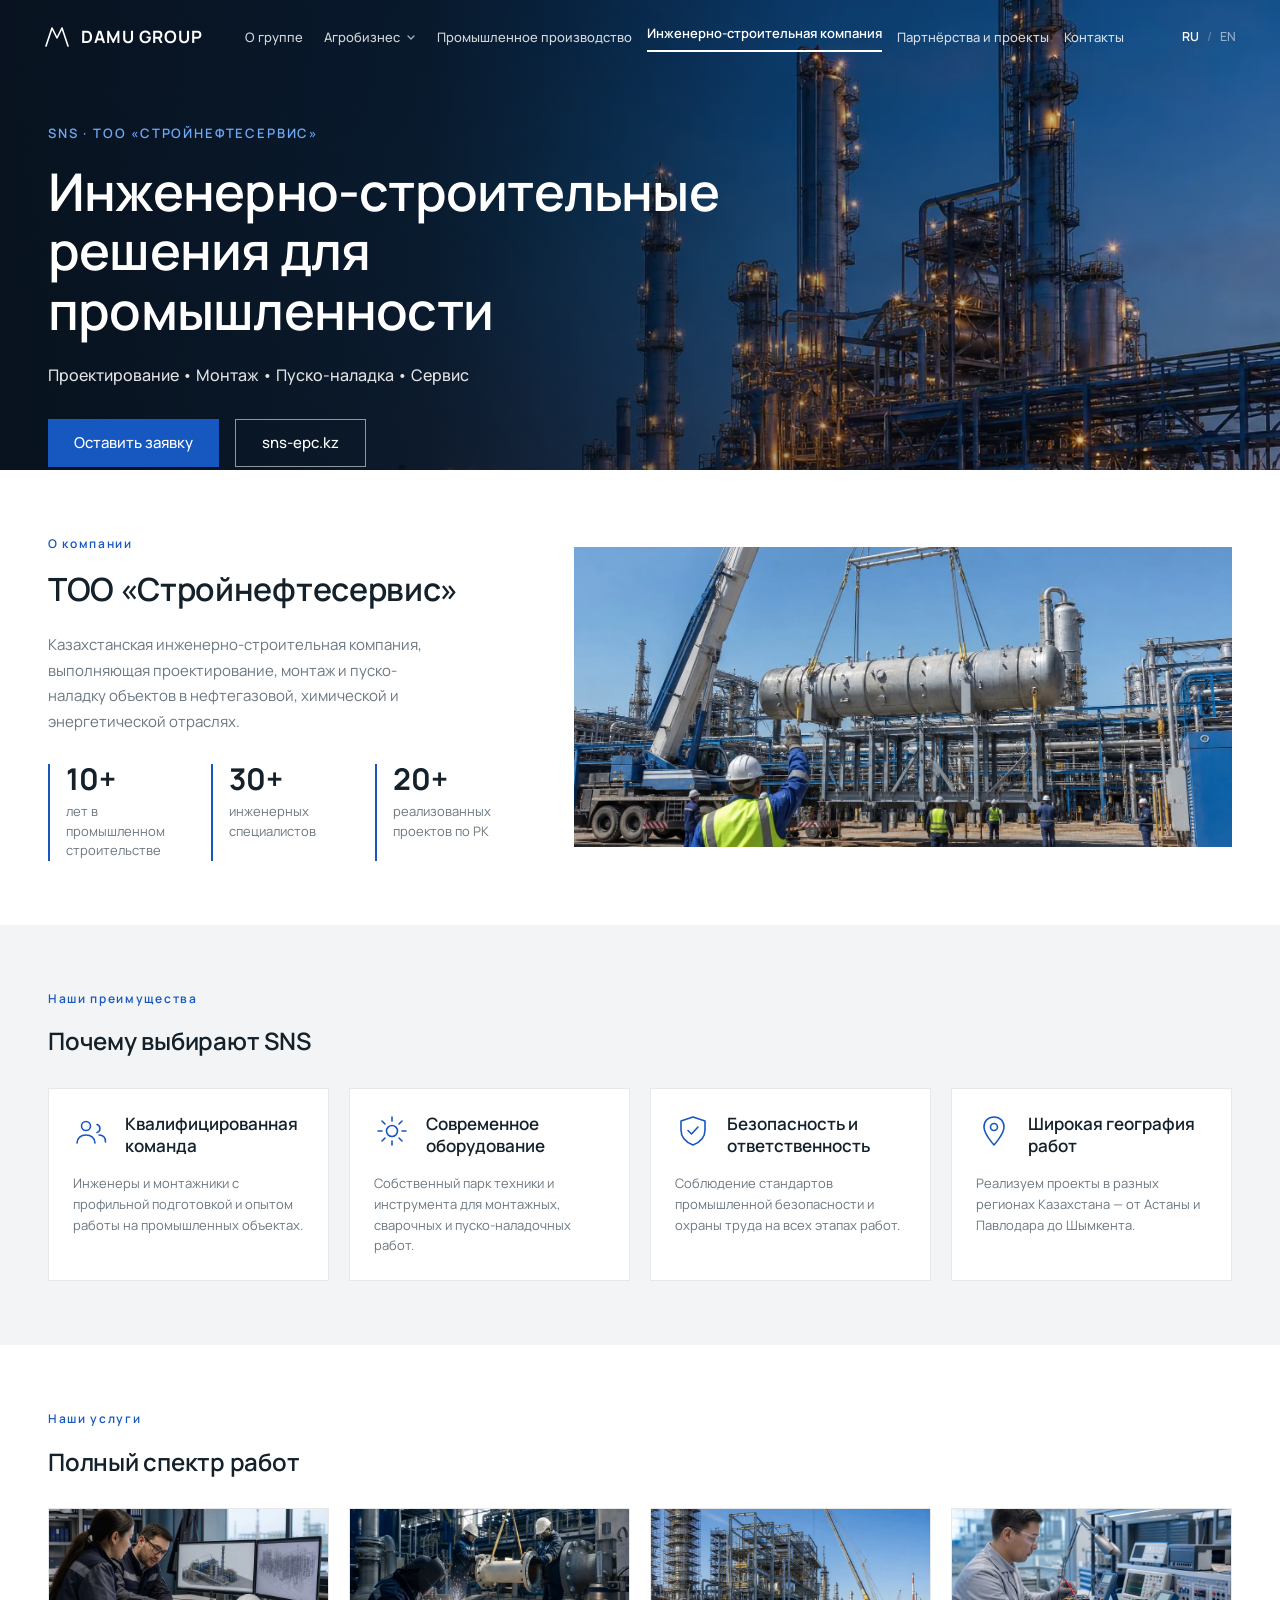
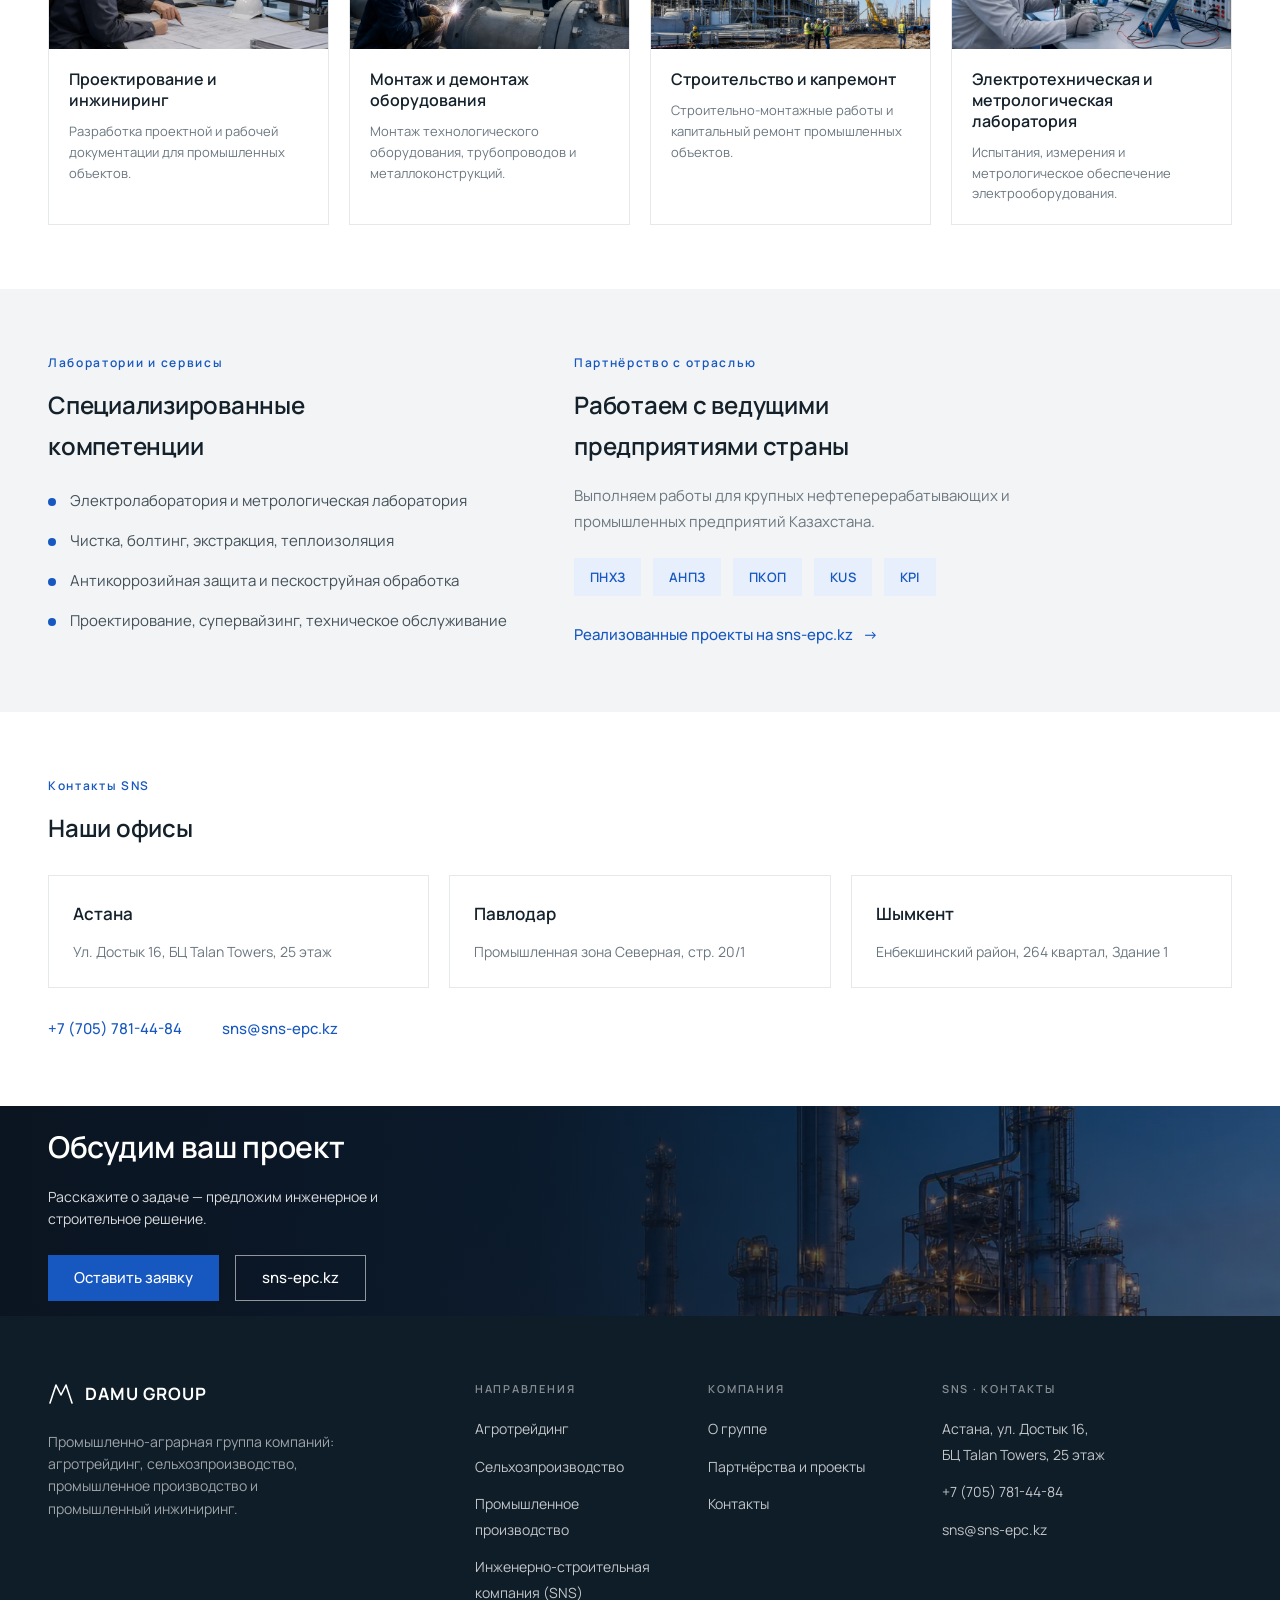
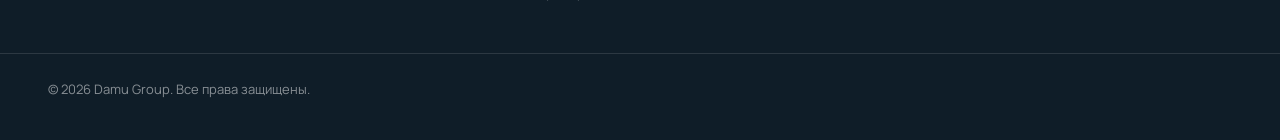
<file: damu/sns.html>
<!DOCTYPE html>
<html lang="ru">
<head>
  <meta charset="UTF-8">
  <meta name="viewport" content="width=device-width, initial-scale=1">
  <title>SNS — инженерно-строительная компания</title>
  <meta name="description" content="ТОО «Стройнефтесервис» (SNS) — инженерно-строительная компания Damu Group: проектирование, монтаж и пуско-наладка объектов нефтегазовой, химической и энергетической отраслей Казахстана.">
  <meta name="theme-color" content="#0B1522">

  <link rel="preconnect" href="https://fonts.googleapis.com">
  <link rel="preconnect" href="https://fonts.gstatic.com" crossorigin>
  <link href="https://fonts.googleapis.com/css2?family=Manrope:wght@400;500;600;700&display=swap" rel="stylesheet">
  <link rel="stylesheet" href="jana-dala.css?v=3">
  <link rel="stylesheet" href="sns.css?v=3">
</head>
<body>

  <!-- ============================ HERO + HEADER ============================ -->
  <section class="hero">
    <picture><source type="image/webp" srcset="public/images/sns-plant.webp"><img class="hero__img" src="public/images/sns-plant.jpg" alt="Промышленный объект нефтегазовой отрасли" width="1536" height="1024" loading="eager" fetchpriority="high"></picture>
    <div class="hero__grad" aria-hidden="true"></div>

    <header class="header">
      <a class="logo" href="index.html" aria-label="Damu Group — на главную">
        <svg class="logo__mark" width="26" height="22" viewBox="0 0 26 22" fill="none" aria-hidden="true"><path d="M2 20 L8 2 L13 12 L18 2 L24 20" stroke="#fff" stroke-width="1.6" stroke-linecap="round" stroke-linejoin="round"/></svg>
        <span class="logo__word">DAMU GROUP</span>
      </a>
      <nav class="nav" aria-label="Основная навигация">
        <a class="nav__link" href="index.html#directions">О группе</a>
        <div class="nav__item">
          <button class="nav__link" type="button" aria-haspopup="true" aria-expanded="false">Агробизнес
            <svg class="chevron" viewBox="0 0 10 10" fill="none" aria-hidden="true"><path d="M2 4l3 3 3-3" stroke="currentColor" stroke-width="1.3" stroke-linecap="round" stroke-linejoin="round"/></svg>
          </button>
          <div class="nav__menu" role="menu">
            <a role="menuitem" href="index.html#directions">Агротрейдинг</a>
            <a role="menuitem" href="index.html#directions">Растениеводство</a>
            <a role="menuitem" href="index.html#products">Продукция</a>
          </div>
        </div>
        <a class="nav__link" href="jana-dala.html">Промышленное производство</a>
        <a class="nav__link nav__link--active" href="sns.html" aria-current="page">Инженерно-строительная компания</a>
        <a class="nav__link" href="index.html#partnerships">Партнёрства и проекты</a>        <a class="nav__link" href="#contacts">Контакты</a>
      </nav>
      <div class="header__right">
      <div class="lang lang--row" data-lang-switch aria-label="Язык">
        <a class="lang__opt is-active" data-lang="ru" href="#" aria-current="true">RU</a>
        <span class="lang__sep" aria-hidden="true">/</span>
        <a class="lang__opt" data-lang="en" href="#">EN</a>
      </div>

      <button class="burger" type="button" aria-label="Открыть меню" aria-expanded="false" aria-controls="mobile-menu">
          <span></span><span></span><span></span>
        </button>
      </div>
    </header>

    <div class="hero__content">
      <p class="hero__eyebrow">SNS · ТОО «СТРОЙНЕФТЕСЕРВИС»</p>
      <h1 class="hero__title">Инженерно-строительные<br>решения для промышленности</h1>
      <p class="hero__slogan">Проектирование&nbsp;•&nbsp;Монтаж&nbsp;•&nbsp;Пуско-наладка&nbsp;•&nbsp;Сервис</p>
      <div class="hero__buttons">
        <a class="btn btn--accent" href="#contacts">Оставить заявку</a>
        <a class="btn btn--ghost" href="https://sns-epc.kz" target="_blank" rel="noopener">sns-epc.kz</a>
      </div>
    </div>
  </section>

  <div class="mobile-menu" id="mobile-menu" aria-hidden="true" role="dialog" aria-label="Меню">
    <button class="mobile-menu__close" type="button" aria-label="Закрыть меню">
      <svg width="26" height="26" viewBox="0 0 26 26" fill="none" aria-hidden="true"><path d="M6 6l14 14M20 6L6 20" stroke="#fff" stroke-width="1.6" stroke-linecap="round"/></svg>
    </button>
    <a href="index.html#directions">О группе</a>
    <span>Агробизнес</span>
    <div class="mobile-menu__sub">
      <a href="index.html#directions">Агротрейдинг</a>
      <a href="index.html#directions">Растениеводство</a>
      <a href="index.html#products">Продукция</a>
    </div>
    <a href="jana-dala.html">Промышленное производство</a>
    <a href="sns.html">Инженерно-строительная компания</a>
    <a href="index.html#partnerships">Партнёрства и проекты</a>    <a href="#contacts">Контакты</a>
    <div class="mobile-menu__lang" data-lang-switch><a class="is-active" data-lang="ru" href="#">RU</a><a data-lang="en" href="#">EN</a></div>
  </div>

  <main>
    <!-- ============================ ABOUT ============================ -->
    <section class="section section--white">
      <div class="intro">
        <div>
          <p class="s-eyebrow">О компании</p>
          <h2 class="intro__title">ТОО «Стройнефтесервис»</h2>
          <p class="intro__text">Казахстанская инженерно-строительная компания, выполняющая проектирование, монтаж и пуско-наладку объектов в нефтегазовой, химической и энергетической отраслях.</p>
          <div class="facts">
            <div class="fact"><div class="fact__num">10+</div><div class="fact__label">лет в промышленном строительстве</div></div>
            <div class="fact"><div class="fact__num">30+</div><div class="fact__label">инженерных специалистов</div></div>
            <div class="fact"><div class="fact__num">20+</div><div class="fact__label">реализованных проектов по РК</div></div>
          </div>
        </div>
        <div class="intro__media">
          <picture><source type="image/webp" srcset="public/images/sns-installation.webp"><img src="public/images/sns-installation.jpg" alt="Монтажные работы SNS на промышленном объекте" width="1536" height="1024" loading="lazy"></picture>
        </div>
      </div>
    </section>

    <!-- ============================ ADVANTAGES ============================ -->
    <section class="section section--alt">
      <p class="s-eyebrow">Наши преимущества</p>
      <h2 class="s-h2" style="margin-top:12px">Почему выбирают SNS</h2>
      <div class="caps">
        <div class="cap">
          <div class="cap__row">
            <svg class="cap__icon" viewBox="0 0 36 36" fill="none" aria-hidden="true"><circle cx="13" cy="13" r="4.5" stroke="#1657C0" stroke-width="1.6"/><path d="M4 30c0-5 4-8 9-8s9 3 9 8" stroke="#1657C0" stroke-width="1.6" stroke-linecap="round"/><path d="M24 11.5a4.2 4.2 0 0 1 0 8M26 22c4 0 6.5 2.6 6.5 7" stroke="#1657C0" stroke-width="1.6" stroke-linecap="round"/></svg>
            <h3 class="cap__title">Квалифицированная команда</h3>
          </div>
          <p class="cap__text">Инженеры и монтажники с профильной подготовкой и опытом работы на промышленных объектах.</p>
        </div>
        <div class="cap">
          <div class="cap__row">
            <svg class="cap__icon" viewBox="0 0 36 36" fill="none" aria-hidden="true"><path d="M18 12.5a5.5 5.5 0 1 0 0 11 5.5 5.5 0 0 0 0-11Z" stroke="#1657C0" stroke-width="1.6"/><path d="M18 4v4M18 28v4M4 18h4M28 18h4M8 8l3 3M25 25l3 3M28 8l-3 3M11 25l-3 3" stroke="#1657C0" stroke-width="1.6" stroke-linecap="round"/></svg>
            <h3 class="cap__title">Современное оборудование</h3>
          </div>
          <p class="cap__text">Собственный парк техники и инструмента для монтажных, сварочных и пуско-наладочных работ.</p>
        </div>
        <div class="cap">
          <div class="cap__row">
            <svg class="cap__icon" viewBox="0 0 36 36" fill="none" aria-hidden="true"><path d="M18 4l12 4v9c0 8-5.5 12.5-12 15-6.5-2.5-12-7-12-15V8l12-4Z" stroke="#1657C0" stroke-width="1.6" stroke-linejoin="round"/><path d="M13 17.5l3.5 3.5 6.5-7" stroke="#1657C0" stroke-width="1.6" stroke-linecap="round" stroke-linejoin="round"/></svg>
            <h3 class="cap__title">Безопасность и ответственность</h3>
          </div>
          <p class="cap__text">Соблюдение стандартов промышленной безопасности и охраны труда на всех этапах работ.</p>
        </div>
        <div class="cap">
          <div class="cap__row">
            <svg class="cap__icon" viewBox="0 0 36 36" fill="none" aria-hidden="true"><path d="M18 4C12 4 8 8 8 14c0 7 10 18 10 18s10-11 10-18c0-6-4-10-10-10Z" stroke="#1657C0" stroke-width="1.6" stroke-linejoin="round"/><circle cx="18" cy="14" r="3.5" stroke="#1657C0" stroke-width="1.6"/></svg>
            <h3 class="cap__title">Широкая география работ</h3>
          </div>
          <p class="cap__text">Реализуем проекты в разных регионах Казахстана — от Астаны и Павлодара до Шымкента.</p>
        </div>
      </div>
    </section>

    <!-- ============================ SERVICES ============================ -->
    <section class="section section--white">
      <p class="s-eyebrow">Наши услуги</p>
      <h2 class="s-h2" style="margin-top:12px">Полный спектр работ</h2>
      <div class="svc-grid">
        <article class="svc">
          <div class="svc__media"><picture><source type="image/webp" srcset="public/images/sns-service-design.webp"><img src="public/images/sns-service-design.jpg" alt="Проектирование и инжиниринг" width="1536" height="1024" loading="lazy"></picture></div>
          <div class="svc__body">
            <h3 class="svc__title">Проектирование и инжиниринг</h3>
            <p class="svc__text">Разработка проектной и рабочей документации для промышленных объектов.</p>
          </div>
        </article>
        <article class="svc">
          <div class="svc__media"><picture><source type="image/webp" srcset="public/images/sns-service-mounting.webp"><img src="public/images/sns-service-mounting.jpg" alt="Монтаж и демонтаж оборудования" width="1536" height="1024" loading="lazy"></picture></div>
          <div class="svc__body">
            <h3 class="svc__title">Монтаж и демонтаж оборудования</h3>
            <p class="svc__text">Монтаж технологического оборудования, трубопроводов и металлоконструкций.</p>
          </div>
        </article>
        <article class="svc">
          <div class="svc__media"><picture><source type="image/webp" srcset="public/images/sns-service-construction.webp"><img src="public/images/sns-service-construction.jpg" alt="Строительство и капитальный ремонт" width="1536" height="1024" loading="lazy"></picture></div>
          <div class="svc__body">
            <h3 class="svc__title">Строительство и капремонт</h3>
            <p class="svc__text">Строительно-монтажные работы и капитальный ремонт промышленных объектов.</p>
          </div>
        </article>
        <article class="svc">
          <div class="svc__media"><picture><source type="image/webp" srcset="public/images/sns-lab.webp"><img src="public/images/sns-lab.jpg" alt="Электротехническая и метрологическая лаборатория" width="1536" height="1024" loading="lazy"></picture></div>
          <div class="svc__body">
            <h3 class="svc__title">Электротехническая и метрологическая лаборатория</h3>
            <p class="svc__text">Испытания, измерения и метрологическое обеспечение электрооборудования.</p>
          </div>
        </article>
      </div>
    </section>

    <!-- ============================ LABS + INDUSTRY PARTNERSHIP ============================ -->
    <section class="section section--alt">
      <div class="duo">
        <div>
          <p class="s-eyebrow">Лаборатории и сервисы</p>
          <h2 class="s-h2" style="margin-top:12px">Специализированные<br>компетенции</h2>
          <div class="labs__list">
            <div class="labs__item">Электролаборатория и метрологическая лаборатория</div>
            <div class="labs__item">Чистка, болтинг, экстракция, теплоизоляция</div>
            <div class="labs__item">Антикоррозийная защита и пескоструйная обработка</div>
            <div class="labs__item">Проектирование, супервайзинг, техническое обслуживание</div>
          </div>
        </div>
        <div>
          <p class="s-eyebrow">Партнёрство с отраслью</p>
          <h2 class="s-h2" style="margin-top:12px">Работаем с ведущими<br>предприятиями страны</h2>
          <p class="industry__text">Выполняем работы для крупных нефтеперерабатывающих и промышленных предприятий Казахстана.</p>
          <div class="chips">
            <span class="chip">ПНХЗ</span>
            <span class="chip">АНПЗ</span>
            <span class="chip">ПКОП</span>
            <span class="chip">KUS</span>
            <span class="chip">KPI</span>
          </div>
          <a class="projects-link" href="https://sns-epc.kz/projects.html" target="_blank" rel="noopener">Реализованные проекты на sns-epc.kz <span aria-hidden="true">→</span></a>
        </div>
      </div>
    </section>

    <!-- ============================ CONTACTS ============================ -->
    <section class="section section--white" id="contacts">
      <p class="s-eyebrow">Контакты SNS</p>
      <h2 class="s-h2" style="margin-top:12px">Наши офисы</h2>
      <div class="offices">
        <div class="office">
          <div class="office__city">Астана</div>
          <div class="office__addr">Ул. Достык 16, БЦ Talan Towers, 25 этаж</div>
        </div>
        <div class="office">
          <div class="office__city">Павлодар</div>
          <div class="office__addr">Промышленная зона Северная, стр. 20/1</div>
        </div>
        <div class="office">
          <div class="office__city">Шымкент</div>
          <div class="office__addr">Енбекшинский район, 264 квартал, Здание 1</div>
        </div>
      </div>
      <div class="contact-line">
        <a href="tel:+77057814484">+7 (705) 781-44-84</a>
        <a href="mailto:sns@sns-epc.kz">sns@sns-epc.kz</a>
      </div>
    </section>

    <!-- ============================ CTA ============================ -->
    <section class="cta">
      <picture><source type="image/webp" srcset="public/images/sns-plant.webp"><img class="cta__img" src="public/images/sns-plant.jpg" alt="Промышленный объект" width="1536" height="1024" loading="lazy"></picture>
      <div class="cta__grad" aria-hidden="true"></div>
      <div class="cta__content">
        <h2 class="cta__title">Обсудим ваш проект</h2>
        <p class="cta__text">Расскажите о задаче — предложим инженерное и строительное решение.</p>
        <div class="cta__buttons">
          <a class="btn btn--accent" href="#contacts">Оставить заявку</a>
          <a class="btn btn--ghost" href="https://sns-epc.kz" target="_blank" rel="noopener">sns-epc.kz</a>
        </div>
      </div>
    </section>
  </main>

  <!-- ============================ FOOTER ============================ -->
  <footer class="footer" id="footer">
    <div class="footer__grid">
      <div>
        <a class="logo" href="index.html">
          <svg class="logo__mark" width="26" height="22" viewBox="0 0 26 22" fill="none" aria-hidden="true"><path d="M2 20 L8 2 L13 12 L18 2 L24 20" stroke="#fff" stroke-width="1.6" stroke-linecap="round" stroke-linejoin="round"/></svg>
          <span class="logo__word">DAMU GROUP</span>
        </a>
        <p class="footer__desc">Промышленно-аграрная группа компаний: агротрейдинг, сельхозпроизводство, промышленное производство и промышленный инжиниринг.</p>
      </div>
      <nav aria-label="Направления">
        <p class="footer__col-title">Направления</p>
        <ul class="footer__list">
          <li><a href="index.html#products">Агротрейдинг</a></li>
          <li><a href="index.html#products">Сельхозпроизводство</a></li>
          <li><a href="jana-dala.html">Промышленное производство</a></li>
          <li><a href="sns.html">Инженерно-строительная компания (SNS)</a></li>
        </ul>
      </nav>
      <nav aria-label="Компания">
        <p class="footer__col-title">Компания</p>
        <ul class="footer__list">
          <li><a href="index.html#directions">О группе</a></li>
          <li><a href="index.html#partnerships">Партнёрства и проекты</a></li>          <li><a href="#contacts">Контакты</a></li>
        </ul>
      </nav>
      <div>
        <p class="footer__col-title">SNS · Контакты</p>
        <ul class="footer__list">
          <li><span>Астана, ул. Достык 16,<br>БЦ Talan Towers, 25 этаж</span></li>
          <li><a href="tel:+77057814484">+7 (705) 781-44-84</a></li>
          <li><a href="mailto:sns@sns-epc.kz">sns@sns-epc.kz</a></li>
        </ul>
      </div>
    </div>
    <div class="footer__bottom">© 2026 Damu Group. Все права защищены.</div>
  </footer>

  <script src="script.js?v=3" defer></script>
</body>
</html>
</file>
<file: damu/styles.css>
/* ==========================================================================
   Damu Group — homepage. Exact implementation of the approved mockup.
   Static HTML + CSS. Vanilla JS only for mobile menu + dropdown.
   ========================================================================== */

/* ---------- Tokens ---------- */
:root {
  --ink: #14212B;          /* primary text */
  --deep: #0F1D28;         /* dark bg: cards, banners, footer */
  --muted: #8C99A3;        /* secondary text on light */
  --paper: #FFFFFF;
  --paper-alt: #FAFAF9;    /* Products section bg */
  --hover-light: #F0F0EE;  /* white button hover */
  --shadow-card: 0 24px 60px rgba(10,21,30,0.18);
  --container: 1240px;
  --gutter: 60px;
}

/* ---------- Reset ---------- */
* { box-sizing: border-box; }
body { margin: 0; }
img { display: block; max-width: 100%; }
h1, h2, h3, p, ul, figure { margin: 0; }
ul { padding: 0; list-style: none; }
button { font: inherit; color: inherit; background: none; border: 0; cursor: pointer; }

body {
  font-family: "Manrope", "Helvetica Neue", Arial, sans-serif;
  font-weight: 400;
  font-size: 15px;
  line-height: 1.7;
  color: var(--ink);
  background: var(--paper);
  -webkit-font-smoothing: antialiased;
  -moz-osx-font-smoothing: grayscale;
}

a { color: var(--ink); text-decoration: none; }
a:hover { text-decoration: none; }

:focus-visible {
  outline: 2px solid var(--ink);
  outline-offset: 3px;
}

.container {
  max-width: var(--container);
  margin: 0 auto;
  padding: 0 var(--gutter);
}

.eyebrow {
  font-size: 11px;
  font-weight: 600;
  letter-spacing: 0.16em;
  text-transform: uppercase;
}

h1, h2, h3 { overflow-wrap: break-word; }

.visually-hidden {
  position: absolute; width: 1px; height: 1px; padding: 0; margin: -1px;
  overflow: hidden; clip: rect(0 0 0 0); white-space: nowrap; border: 0;
}

/* ---------- Logo (header + footer) ---------- */
.logo { display: flex; align-items: center; gap: 12px; }
.logo__mark { flex: none; display: block; }
.logo__word {
  font-size: 17px; font-weight: 700; letter-spacing: 0.06em;
  color: #fff;
}

/* ==========================================================================
   HERO + HEADER
   ========================================================================== */
.hero {
  position: relative;
  height: 720px;
  background: var(--deep);
  overflow: hidden;
}
.hero__img {
  position: absolute; inset: 0;
  width: 100%; height: 100%;
  object-fit: cover;
}
.hero__grad-h {
  position: absolute; inset: 0; z-index: 1;
  background: linear-gradient(90deg, rgba(8,16,22,.9) 0%, rgba(8,16,22,.6) 42%, rgba(8,16,22,.08) 72%, rgba(8,16,22,0) 100%);
}
.hero__grad-top {
  position: absolute; top: 0; left: 0; right: 0; height: 200px; z-index: 1;
  background: linear-gradient(180deg, rgba(8,16,22,.55), rgba(8,16,22,0));
}

/* Header */
.header {
  position: absolute; top: 0; left: 0; right: 0; z-index: 3;
  height: 78px;
  display: flex; align-items: center;
  padding: 0 44px; gap: 26px;
}
.nav {
  margin-left: 16px;
  display: flex; align-items: center; gap: 15px;
}
.nav__link {
  display: inline-flex; align-items: center; gap: 6px;
  font-size: 13px; font-weight: 500;
  color: rgba(255,255,255,.9);
  transition: color .2s ease;
}
.nav__link:hover { color: #fff; }
.chevron { width: 10px; height: 10px; opacity: .8; }

.nav__item { position: relative; }
.nav__menu {
  position: absolute; top: calc(100% + 12px); left: 0;
  min-width: 220px;
  background: var(--deep);
  padding: 8px 0;
  opacity: 0; visibility: hidden; transform: translateY(-6px);
  transition: opacity .2s ease, transform .2s ease, visibility .2s;
  box-shadow: var(--shadow-card);
}
.nav__item:hover .nav__menu,
.nav__item.is-open .nav__menu { opacity: 1; visibility: visible; transform: translateY(0); }
.nav__menu a {
  display: block; padding: 10px 20px;
  font-size: 14px; font-weight: 500; color: #fff;
  transition: background-color .2s ease;
}
.nav__menu a:hover { background: rgba(255,255,255,.08); }

.header__right {
  margin-left: auto;
  display: flex; align-items: center; gap: 18px;
}
.search-btn { display: inline-flex; }
.search-btn svg { display: block; }
.lang {
  display: inline-flex; align-items: center; gap: 7px;
  font-size: 14px; font-weight: 500; color: rgba(255,255,255,.9);
  transition: color .2s ease;
}
.lang:hover { color: #fff; }

.burger { display: none; }

/* Hero content */
.hero__content {
  position: relative; z-index: 2;
  height: 100%;
  display: flex; flex-direction: column; justify-content: center;
}
.hero__head { display: flex; align-items: center; gap: 20px; }
.hero__line {
  width: 3px; align-self: stretch; min-height: 100px;
  background: rgba(255,255,255,.85); flex: none;
}
.hero__title {
  max-width: 620px;
  font-size: 44px; font-weight: 600; line-height: 1.14; letter-spacing: -0.01em;
  color: #fff;
  text-wrap: pretty;
}
.hero__lead {
  margin-top: 28px; padding-left: 22px;
  max-width: 470px;
  font-size: 17px; line-height: 1.6;
  color: rgba(255,255,255,.86);
}
.hero__btn {
  margin: 40px 0 0 22px;
  align-self: flex-start;
  display: inline-flex; align-items: center; gap: 12px;
  height: 48px; padding: 0 24px;
  border: 1px solid rgba(255,255,255,.55);
  color: #fff; font-size: 15px; font-weight: 500;
  transition: background-color .2s ease;
}
.hero__btn:hover { background: rgba(255,255,255,.12); }
.arrow { font-size: 16px; line-height: 1; }

/* ==========================================================================
   DIRECTIONS
   ========================================================================== */
.directions { padding: 88px 0 96px; background: #fff; }
.directions__top {
  display: grid; grid-template-columns: 5fr 1fr 6fr;
  align-items: start;
}
.directions__eyebrow { color: var(--muted); }
.directions__title {
  margin-top: 18px;
  font-size: 40px; font-weight: 600; line-height: 1.18; letter-spacing: -0.01em;
  color: var(--ink); text-wrap: pretty;
}
.directions__intro {
  grid-column: 3;
  font-size: 15px; line-height: 1.7; color: var(--muted);
}

.cards {
  margin-top: 56px;
  display: grid; grid-template-columns: repeat(4, 1fr);
  gap: 24px; align-items: stretch;
}
.card {
  display: flex; flex-direction: column;
  min-height: 470px;
  background: var(--deep);
  overflow: hidden;
  transition: transform 300ms ease;
}
.card:hover { transform: translateY(-4px); }
.card__media {
  position: relative;
  flex: 0 0 auto;
  height: 180px;
  background-color: #1a2732;
  background-size: cover; background-position: center;
}
.card__media::after {
  content: "";
  position: absolute; left: 0; right: 0; bottom: 0; height: 56px;
  background: linear-gradient(180deg, rgba(15,29,40,0) 0%, #0F1D28 100%);
}
.card__body {
  flex: 1 1 auto;
  display: flex; flex-direction: column; justify-content: flex-end;
  padding: 24px;
}
.card__eyebrow { color: rgba(255,255,255,.6); }
.card__title {
  margin-top: 12px;
  font-size: 21px; font-weight: 600; line-height: 1.28; letter-spacing: -0.01em;
  color: #fff;
}
.card__text {
  margin-top: 12px;
  font-size: 14px; line-height: 1.55; color: rgba(255,255,255,.7);
}
.card__arrow {
  margin-top: 22px;
  font-size: 20px; line-height: 1; color: rgba(255,255,255,.85);
}
/* card photos (exact filenames from the production pack) */
.card__media--agrotrading { background-image: url("public/images/02_agriculture_combine.jpg"); background-image: image-set(url("public/images/02_agriculture_combine.webp") type("image/webp"), url("public/images/02_agriculture_combine.jpg") type("image/jpeg")); }
.card__media--agriculture { background-image: url("public/images/03_agriculture_seedlings.jpg"); background-image: image-set(url("public/images/03_agriculture_seedlings.webp") type("image/webp"), url("public/images/03_agriculture_seedlings.jpg") type("image/jpeg")); }
.card__media--jana        { background-image: url("public/images/04_jana_dala_steel_frame.jpg"); background-image: image-set(url("public/images/04_jana_dala_steel_frame.webp") type("image/webp"), url("public/images/04_jana_dala_steel_frame.jpg") type("image/jpeg")); }
.card__media--drying      { background-image: url("public/images/05_alvan_blanch_equipment.jpg"); background-image: image-set(url("public/images/05_alvan_blanch_equipment.webp") type("image/webp"), url("public/images/05_alvan_blanch_equipment.jpg") type("image/jpeg")); }
.card__media--sns         { background-image: url("public/images/sns-plant.jpg"); background-image: image-set(url("public/images/sns-plant.webp") type("image/webp"), url("public/images/sns-plant.jpg") type("image/jpeg")); }

/* accent third card */
.card--accent {
  margin: -28px 0;
  box-shadow: var(--shadow-card);
}
.card--accent .card__media { height: 208px; }

/* ==========================================================================
   HERO TRUST MARQUEE  (overlaid inside hero, above the bottom transition)
   ========================================================================== */
.hero__trust {
  position: absolute; left: 0; right: 0; bottom: 0; z-index: 2;
  padding: 26px 0 20px;
}
/* Very light dark/blur veil only under the strip, for legibility over the photo */
.hero__trust::before {
  content: ""; position: absolute; inset: 0; z-index: -1;
  background: linear-gradient(180deg, rgba(8,16,22,0) 0%, rgba(8,16,22,.42) 60%, rgba(8,16,22,.5) 100%);
  -webkit-backdrop-filter: blur(2px); backdrop-filter: blur(2px);
  -webkit-mask-image: linear-gradient(180deg, transparent, #000 45%);
          mask-image: linear-gradient(180deg, transparent, #000 45%);
}
.hero__trust-label {
  color: rgba(255,255,255,.62);
  margin-bottom: 14px;
}
.marquee {
  position: relative;
  overflow: hidden;
  -webkit-mask-image: linear-gradient(90deg, transparent, #000 9%, #000 91%, transparent);
          mask-image: linear-gradient(90deg, transparent, #000 9%, #000 91%, transparent);
}
.marquee__track {
  display: flex;
  width: max-content;
  animation: marquee-scroll 48s linear infinite;
}
.marquee:hover .marquee__track { animation-play-state: paused; }
.marquee__group { display: flex; align-items: center; }
.marquee__item {
  flex: none;
  display: inline-flex; align-items: center;
  padding: 0 34px;
  font-size: 17px;
  font-weight: 700;
  letter-spacing: 0.07em;
  text-transform: uppercase;
  line-height: 1;
  white-space: nowrap;
  color: rgba(255,255,255,.7);
  transition: color .3s ease, opacity .3s ease;
}
.marquee__item:hover { color: #fff; }
/* Image logos drop in here: monochrome white by default, original colour on hover */
.marquee__item .plogo {
  height: 26px; width: auto; display: block;
  filter: brightness(0) invert(1);
  opacity: .78;
  transition: filter .3s ease, opacity .3s ease;
}
.marquee__item:hover .plogo { filter: none; opacity: 1; }
@keyframes marquee-scroll { to { transform: translateX(-50%); } }
@media (prefers-reduced-motion: reduce) {
  .marquee__track { animation: none; }
}

/* ==========================================================================
   PARTNERSHIPS
   ========================================================================== */
.partners { padding: 88px 0 96px; background: #fff; }
.partners__top {
  display: grid; grid-template-columns: 5fr 1fr 6fr;
  align-items: start;
}
.partners__eyebrow { color: var(--muted); }
.partners__title {
  margin-top: 18px;
  font-size: 40px; font-weight: 600; line-height: 1.18; letter-spacing: -0.01em;
  color: var(--ink); text-wrap: pretty;
}
.partners__intro {
  grid-column: 3;
  font-size: 15px; line-height: 1.7; color: var(--muted);
}
.partners__grid {
  margin-top: 56px;
  display: grid; grid-template-columns: repeat(3, 1fr); gap: 32px;
}
.partner { display: flex; flex-direction: column; }
.partner__media {
  height: 148px;
  background-color: #e8e8e2;
  background-size: cover; background-position: center;
}
.partner__media--caustic { background-image: url("public/images/caustic-soda-plant.jpg"); background-image: image-set(url("public/images/caustic-soda-plant.webp") type("image/webp"), url("public/images/caustic-soda-plant.jpg") type("image/jpeg")); }
.partner__media--alvan {
  background-image: url("public/images/05_alvan_blanch_equipment.jpg");
  background-image: image-set(url("public/images/05_alvan_blanch_equipment.webp") type("image/webp"), url("public/images/05_alvan_blanch_equipment.jpg") type("image/jpeg"));
}
.partner__media--adal { background-image: url("public/images/adal-fund-partnership.jpg"); background-image: image-set(url("public/images/adal-fund-partnership.webp") type("image/webp"), url("public/images/adal-fund-partnership.jpg") type("image/jpeg")); }
.partner__body {
  padding-top: 20px;
  border-top: 1px solid #E6E8EA;
}
.partner__meta {
  display: flex; align-items: center; justify-content: space-between; gap: 12px;
  min-height: 20px;
}
.partner__eyebrow { color: var(--muted); }
.partner__logo { height: 20px; width: auto; object-fit: contain; }
.partner__title {
  margin-top: 14px;
  font-size: 21px; font-weight: 600; line-height: 1.28; letter-spacing: -0.01em;
  color: var(--ink);
}
.partner__text {
  margin-top: 12px;
  font-size: 14px; line-height: 1.6; color: #6B7780;
}

/* ==========================================================================
   JANA DALA BANNER
   ========================================================================== */
.jana {
  position: relative;
  height: 260px;
  background: var(--deep);
  overflow: hidden;
}
.jana__img { position: absolute; inset: 0; width: 100%; height: 100%; object-fit: cover; }
.jana__grad {
  position: absolute; inset: 0; z-index: 1;
  background: linear-gradient(90deg, #0F1D28 0%, #0F1D28 34%, rgba(15,29,40,.72) 52%, rgba(15,29,40,0) 78%);
}
.jana__content {
  position: relative; z-index: 2;
  height: 100%;
  display: flex; flex-direction: column; justify-content: center;
}
.jana__eyebrow { color: rgba(255,255,255,.65); }
.jana__title {
  margin-top: 16px;
  font-size: 36px; font-weight: 600; line-height: 1.18; color: #fff;
}
.jana__tags {
  margin-top: 16px;
  display: flex; flex-wrap: wrap; align-items: center; row-gap: 6px;
  font-size: 14px; color: rgba(255,255,255,.8);
}
.jana__tags li { display: inline-flex; align-items: center; }
.jana__tags li:not(:last-child)::after {
  content: "•"; margin: 0 14px; color: rgba(255,255,255,.5);
}
.jana__btn {
  margin-top: 22px; align-self: flex-start;
  display: inline-flex; align-items: center; gap: 12px;
  height: 48px; padding: 0 24px;
  background: #fff; color: var(--deep);
  font-size: 15px; font-weight: 500;
  transition: background-color .2s ease;
}
.jana__btn:hover { background: var(--hover-light); }

/* ==========================================================================
   PRODUCTS
   ========================================================================== */
.products { padding: 72px 0; background: var(--paper-alt); }
.products__grid {
  display: grid; grid-template-columns: 3fr 9fr;
  gap: 40px; align-items: stretch;
}
.products__aside { display: flex; flex-direction: column; }
.products__eyebrow { color: var(--muted); }
.products__title {
  margin-top: 18px;
  font-size: 34px; font-weight: 600; line-height: 1.2; letter-spacing: -0.01em;
  color: var(--ink); text-wrap: pretty;
}
.products__text {
  margin-top: 20px; max-width: 300px;
  font-size: 15px; line-height: 1.7; color: var(--muted);
}
.products__link {
  margin-top: auto; padding-top: 28px;
  display: inline-flex; align-items: center; gap: 10px;
  font-size: 15px; font-weight: 500; color: var(--ink);
}
.products__link:hover { text-decoration: underline; }

.crops {
  display: grid; grid-template-columns: repeat(7, 1fr); gap: 8px;
}
.crop { display: block; color: var(--ink); }
.crop:hover .crop__caption { text-decoration: underline; }
.crop__media {
  aspect-ratio: 3 / 4;
  overflow: hidden;
  background-color: #e8e8e2;
  background-size: cover; background-position: center;
}
/* crop photos (exact filenames from the production pack) */
.crop__media--wheat     { background-image: url("public/images/07_wheat.jpg"); background-image: image-set(url("public/images/07_wheat.webp") type("image/webp"), url("public/images/07_wheat.jpg") type("image/jpeg")); }
.crop__media--barley    { background-image: url("public/images/08_barley.jpg"); background-image: image-set(url("public/images/08_barley.webp") type("image/webp"), url("public/images/08_barley.jpg") type("image/jpeg")); }
.crop__media--flax      { background-image: url("public/images/09_flax.jpg"); background-image: image-set(url("public/images/09_flax.webp") type("image/webp"), url("public/images/09_flax.jpg") type("image/jpeg")); }
.crop__media--sunflower { background-image: url("public/images/10_sunflower.jpg"); background-image: image-set(url("public/images/10_sunflower.webp") type("image/webp"), url("public/images/10_sunflower.jpg") type("image/jpeg")); }
.crop__media--rapeseed  { background-image: url("public/images/11_rapeseed.jpg"); background-image: image-set(url("public/images/11_rapeseed.webp") type("image/webp"), url("public/images/11_rapeseed.jpg") type("image/jpeg")); }
.crop__media--soybean   { background-image: url("public/images/12_soybean.jpg"); background-image: image-set(url("public/images/12_soybean.webp") type("image/webp"), url("public/images/12_soybean.jpg") type("image/jpeg")); }
.crop__media--safflower { background-image: url("public/images/13_safflower.jpg"); background-image: image-set(url("public/images/13_safflower.webp") type("image/webp"), url("public/images/13_safflower.jpg") type("image/jpeg")); }
.crop__caption {
  margin-top: 12px; text-align: center;
  font-size: 13px; font-weight: 500; color: var(--ink);
}

/* ==========================================================================
   UNITY BANNER
   ========================================================================== */
.unity {
  position: relative;
  height: 200px;
  background: #2a3630;
  overflow: hidden;
}
.unity__img { position: absolute; inset: 0; width: 100%; height: 100%; object-fit: cover; }
.unity__grad {
  position: absolute; inset: 0; z-index: 1;
  background: linear-gradient(90deg, rgba(12,20,26,.8) 0%, rgba(12,20,26,.55) 55%, rgba(12,20,26,.5) 100%);
}
.unity__content {
  position: relative; z-index: 2;
  height: 100%;
  display: grid; grid-template-columns: 5fr 5fr 3fr; gap: 40px; align-items: center;
}
.unity__title {
  font-size: 32px; font-weight: 600; line-height: 1.2; color: #fff;
}
.unity__text {
  max-width: 300px;
  font-size: 15px; line-height: 1.6; color: rgba(255,255,255,.85);
}
.unity__btn {
  justify-self: end;
  display: inline-flex; align-items: center;
  height: 44px; padding: 0 22px;
  border: 1px solid rgba(255,255,255,.7);
  color: #fff; font-size: 15px; font-weight: 500;
  transition: background-color .2s ease;
}
.unity__btn:hover { background: rgba(255,255,255,.12); }

/* ==========================================================================
   FOOTER
   ========================================================================== */
.footer { background: var(--deep); padding: 64px 0 40px; }
.footer__grid {
  display: grid; grid-template-columns: 4fr 2fr 2fr 3fr; gap: 40px;
}
.footer__desc {
  margin-top: 18px; max-width: 290px;
  font-size: 14px; line-height: 1.6; color: rgba(255,255,255,.6);
}
.footer__col-title {
  font-size: 11px; font-weight: 600; letter-spacing: 0.16em; text-transform: uppercase;
  color: rgba(255,255,255,.5);
}
.footer__list {
  margin-top: 18px;
  display: flex; flex-direction: column; gap: 12px;
}
.footer__list a, .footer__list span {
  font-size: 14px; color: rgba(255,255,255,.75);
  transition: color .2s ease;
}
.footer__list a:hover { color: #fff; }
.footer__bottom {
  margin-top: 48px; padding-top: 24px;
  border-top: 1px solid rgba(255,255,255,.12);
  font-size: 13px; color: rgba(255,255,255,.5);
}

/* ==========================================================================
   MOBILE MENU (panel)
   ========================================================================== */
.mobile-menu {
  position: fixed; inset: 0; z-index: 50;
  background: var(--deep);
  padding: 88px var(--gutter) 40px;
  display: none; flex-direction: column; gap: 20px;
  overflow-y: auto;
}
.mobile-menu.is-open { display: flex; }
.mobile-menu a, .mobile-menu span {
  font-size: 18px; font-weight: 500; color: #fff;
}
.mobile-menu__close {
  position: absolute; top: 22px; right: var(--gutter);
  width: 44px; height: 44px; color: #fff;
  display: inline-flex; align-items: center; justify-content: center;
}
.mobile-menu__sub {
  display: flex; flex-direction: column; gap: 14px;
  padding-left: 16px;
}
.mobile-menu__sub a { font-size: 16px; color: rgba(255,255,255,.75); }

/* ==========================================================================
   RESPONSIVE
   ========================================================================== */
@media (max-width: 1200px) {
  :root { --gutter: 40px; }
  .cards { grid-template-columns: repeat(2, 1fr); }
  .card--accent { margin: 0; }
  .card--accent .card__media { height: 180px; }
  .crops { grid-template-columns: repeat(4, 1fr); }
  .footer__grid { grid-template-columns: repeat(2, 1fr); }
}

@media (max-width: 900px) {
  :root { --gutter: 28px; }

  /* Full desktop nav can't fit the long RU labels below ~900px → burger */
  .nav, .header__right .lang, .header__right .search-btn { display: none; }
  .header { gap: 0; }
  .burger {
    display: inline-flex; align-items: center; justify-content: center;
    width: 44px; height: 44px; margin-left: auto; color: #fff;
    flex-direction: column; gap: 5px;
  }
  .burger span { display: block; width: 22px; height: 2px; background: #fff; }

  .hero { height: 620px; }
  .hero__title { font-size: 36px; }
  .products__title { font-size: 30px; }
  .directions__top { grid-template-columns: 1fr; }
  .directions__intro { grid-column: 1; margin-top: 24px; }
  .partners__top { grid-template-columns: 1fr; }
  .partners__intro { grid-column: 1; margin-top: 24px; }
  .partners__grid { grid-template-columns: 1fr; gap: 28px; }
  .partners { padding: 64px 0; }
  .products__grid { grid-template-columns: 1fr; }
  .products__link { margin-top: 24px; padding-top: 0; }
  .jana { height: auto; padding: 48px 0; }
  .unity { height: auto; }
  .unity__content { grid-template-columns: 1fr; gap: 20px; padding: 40px 0; }
  .unity__btn { justify-self: start; }
}

@media (max-width: 600px) {
  .nav, .header__right .lang, .header__right .search-btn { display: none; }
  .burger {
    display: inline-flex; align-items: center; justify-content: center;
    width: 44px; height: 44px; margin-left: auto; color: #fff;
    flex-direction: column; gap: 5px;
  }
  .burger span { display: block; width: 22px; height: 2px; background: #fff; }
  .header { gap: 0; }

  .hero { height: 560px; }
  .hero__title { font-size: 30px; }
  .hero__lead { font-size: 16px; }
  .hero__line { min-height: 72px; }

  .cards { grid-template-columns: 1fr; }
  .crops { grid-template-columns: repeat(3, 1fr); gap: 10px; }
  .crop__media { aspect-ratio: 1 / 1; }
  .crop__caption { margin-top: 8px; font-size: 12px; }
  .footer__grid { grid-template-columns: 1fr; }

  .directions { padding: 56px 0; }
  .products { padding: 56px 0; }
  .footer { padding: 56px 0 40px; }

  .hero__trust { padding: 20px 0 14px; }
  .hero__trust-label { margin-bottom: 10px; }
  .marquee__item { font-size: 14px; padding: 0 20px; letter-spacing: 0.06em; }
  .marquee__item .plogo { height: 20px; }
}

@media (prefers-reduced-motion: reduce) {
  * { transition-duration: .001ms !important; }
}

/* ---- Language switcher (inline row RU / KZ / EN / CN) ---- */
.lang--row { display: inline-flex; align-items: center; gap: 8px; }
.lang__opt {
  font-size: 12.5px; font-weight: 500; color: rgba(255,255,255,.55);
  transition: color .2s ease;
}
.lang__opt:hover { color: #fff; }
.lang__opt.is-active { color: #fff; font-weight: 600; }
.lang__sep { font-size: 12.5px; color: rgba(255,255,255,.3); }
.mobile-menu__lang { display: flex; flex-wrap: wrap; gap: 18px; padding-top: 8px; }
.mobile-menu__lang a { font-size: 16px; color: rgba(255,255,255,.7); }
.mobile-menu__lang a.is-active { color: #fff; font-weight: 600; }
</file>
<file: damu/jana-dala.css>
/* ==========================================================================
   Damu Group — Jana Dala (Промышленное производство). Standalone page styles.
   Exact reproduction of the approved spec. No shared tokens with the homepage.
   ========================================================================== */

:root {
  --ink: #14212B;
  --deep: #0B1522;
  --accent: #1657C0;
  --accent-dark: #1247A0;
  --accent-soft: #E7EFFC;
  --accent-light: #6FA8F5;
  --muted: #6B7780;
  --body: #43505A;
  --line: #E6E8EA;
  --surface: #FFFFFF;
  --surface-alt: #F2F4F5;
  --footer-bg: #0F1D28;
  --gutter: 48px;
  --mono: "IBM Plex Mono", "SFMono-Regular", Menlo, monospace;
  --sans: "Manrope", "Helvetica Neue", Arial, sans-serif;
}

/* ---- Reset ---- */
* { box-sizing: border-box; }
body { margin: 0; }
img { display: block; max-width: 100%; }
h1, h2, h3, p, ul { margin: 0; }
ul { padding: 0; list-style: none; }
button { font: inherit; color: inherit; background: none; border: 0; cursor: pointer; }

body {
  font-family: var(--sans);
  font-size: 15px; font-weight: 400; line-height: 1.7;
  color: var(--ink); background: var(--surface);
  -webkit-font-smoothing: antialiased; -moz-osx-font-smoothing: grayscale;
}
a { color: var(--ink); text-decoration: none; }
a:hover { color: var(--accent); }
:focus-visible { outline: 2px solid var(--accent); outline-offset: 3px; }

.eyebrow { font-weight: 600; letter-spacing: 0.14em; text-transform: uppercase; }

/* ---- Logo (M mark, shared with homepage) ---- */
.logo { display: inline-flex; align-items: center; gap: 11px; }
.logo:hover { color: inherit; }
.logo__word { font-size: 17px; font-weight: 700; letter-spacing: 0.06em; color: #fff; }

/* ---- Buttons ---- */
.btn {
  display: inline-flex; align-items: center; justify-content: center;
  height: 48px; padding: 0 26px;
  font-size: 15px; font-weight: 500; white-space: nowrap;
  transition: background-color .2s ease, color .2s ease, border-color .2s ease;
}
.btn--accent { background: var(--accent); color: #fff; }
.btn--accent:hover { background: var(--accent-dark); color: #fff; }
.btn--ghost { border: 1px solid rgba(255,255,255,.55); color: #fff; }
.btn--ghost:hover { background: rgba(255,255,255,.12); color: #fff; }

/* ==========================================================================
   HERO + HEADER
   ========================================================================== */
.hero {
  position: relative; height: 470px; background: var(--deep); overflow: hidden;
}
.hero__img { position: absolute; inset: 0; width: 100%; height: 100%; object-fit: cover; }
.hero__grad {
  position: absolute; inset: 0; z-index: 1;
  background: linear-gradient(90deg, rgba(9,17,28,.95) 0%, rgba(9,17,28,.82) 34%, rgba(9,17,28,.35) 62%, rgba(9,17,28,.12) 100%);
}

.header {
  position: relative; z-index: 3;
  height: 74px; display: flex; align-items: center; padding: 0 44px; gap: 26px;
}
.nav { margin-left: 16px; display: flex; align-items: center; gap: 15px; }
.nav__link {
  display: inline-flex; align-items: center; gap: 6px;
  font-size: 13px; font-weight: 500; color: rgba(255,255,255,.82);
  transition: color .2s ease;
}
.nav__link:hover { color: #fff; }
.nav__link--active {
  font-weight: 600; color: #fff; padding-bottom: 5px; border-bottom: 2px solid #fff;
}
.chevron { width: 10px; height: 10px; opacity: .8; }

.nav__item { position: relative; }
.nav__menu {
  position: absolute; top: calc(100% + 10px); left: 0; min-width: 210px;
  background: var(--deep); padding: 8px 0;
  opacity: 0; visibility: hidden; transform: translateY(-6px);
  transition: opacity .2s ease, transform .2s ease, visibility .2s;
}
.nav__item:hover .nav__menu, .nav__item.is-open .nav__menu {
  opacity: 1; visibility: visible; transform: translateY(0);
}
.nav__menu a { display: block; padding: 10px 20px; font-size: 14px; font-weight: 500; color: #fff; }
.nav__menu a:hover { background: rgba(255,255,255,.08); color: #fff; }

.header__right { margin-left: auto; display: flex; align-items: center; gap: 18px; }
.lang { display: inline-flex; align-items: center; gap: 7px; font-size: 14px; font-weight: 500; color: rgba(255,255,255,.85); }
.lang:hover { color: #fff; }
.burger { display: none; }

.hero__content { position: relative; z-index: 2; padding: 48px var(--gutter) 0; max-width: 780px; }
.hero__eyebrow { font-size: 13px; font-weight: 600; letter-spacing: 0.14em; color: var(--accent-light); }
.hero__title {
  margin-top: 18px; font-size: 52px; font-weight: 600; line-height: 1.14; letter-spacing: -0.015em;
  color: #fff; text-wrap: pretty;
}
.hero__slogan { margin-top: 22px; font-size: 16px; font-weight: 500; color: rgba(255,255,255,.88); }
.hero__buttons { margin-top: 30px; display: flex; gap: 16px; }

/* ==========================================================================
   SECTIONS (shared rhythm)
   ========================================================================== */
.section { padding: 64px var(--gutter); }
.section--alt { background: var(--surface-alt); }
.section--white { background: var(--surface); }
.s-eyebrow { font-size: 12px; font-weight: 600; letter-spacing: 0.14em; color: var(--accent); }
.s-h2 { font-size: 24px; font-weight: 600; letter-spacing: -0.01em; color: var(--ink); text-wrap: pretty; }

/* ---- Intro ---- */
.intro { display: grid; grid-template-columns: 5fr 7fr; gap: 56px; align-items: center; }
.intro__eyebrow { font-size: 12px; }
.intro__title { margin-top: 16px; font-size: 32px; font-weight: 600; line-height: 1.24; letter-spacing: -0.01em; text-wrap: pretty; }
.intro__text { margin-top: 22px; max-width: 380px; font-size: 15px; line-height: 1.7; color: var(--muted); }
.intro__media { height: 300px; background: #E8EAEC; }
.intro__media img { width: 100%; height: 100%; object-fit: cover; }

/* ---- Capabilities ---- */
.caps { margin-top: 26px; display: grid; grid-template-columns: repeat(4, 1fr); gap: 20px; }
.cap {
  background: #fff; border: 1px solid var(--line); padding: 24px; min-height: 150px;
  display: flex; flex-direction: column;
}
.cap__row { display: flex; align-items: flex-start; gap: 16px; }
.cap__icon { flex: 0 0 auto; width: 36px; height: 36px; }
.cap__title { font-size: 17px; font-weight: 600; line-height: 1.3; }
.cap__text { margin-top: 16px; font-size: 13px; line-height: 1.6; color: var(--muted); }

/* ---- LSTK ---- */
.lstk { margin-top: 26px; display: grid; grid-template-columns: repeat(3, 1fr) 1.55fr; gap: 20px; align-items: stretch; }
.profile { background: #fff; border: 1px solid var(--line); padding: 22px; display: flex; flex-direction: column; }
.profile__title { font-size: 17px; font-weight: 600; line-height: 1.3; }
.profile__text { margin-top: 12px; font-size: 13px; line-height: 1.6; color: var(--muted); }
.profile__media { margin-top: auto; padding-top: 20px; height: 128px; }
.profile__media img { width: 100%; height: 100%; object-fit: contain; }
.lstk__photo { min-height: 300px; }
.lstk__photo img { width: 100%; height: 100%; object-fit: cover; }

/* ---- Cable trays ---- */
.trays { display: grid; grid-template-columns: 6fr 5fr; gap: 56px; align-items: center; }
.trays__lead { margin-top: 18px; max-width: 460px; font-size: 15px; line-height: 1.7; color: var(--muted); }
.trays__list { margin-top: 22px; display: grid; gap: 13px; }
.trays__list li { position: relative; padding-left: 24px; font-size: 14px; line-height: 1.6; color: var(--ink); }
.trays__list li::before {
  content: ""; position: absolute; left: 0; top: 10px;
  width: 13px; height: 2px; background: var(--accent);
}
.trays__figure { border: 1px solid var(--line); overflow: hidden; line-height: 0; }
.trays__figure img { width: 100%; height: 100%; object-fit: cover; display: block; }

/* ---- Production cycle ---- */
.cycle { margin-top: 26px; background: #fff; border: 1px solid var(--line); padding: 26px 22px; }
.cycle__grid { display: grid; grid-template-columns: 1fr 40px 1fr 40px 1fr 40px 1fr; align-items: center; }
.step { display: flex; align-items: flex-start; gap: 16px; padding: 0 6px; }
.step__icon { flex: 0 0 auto; width: 40px; height: 40px; }
.step__title { font-size: 16px; font-weight: 600; }
.step__text { margin-top: 10px; font-size: 12.5px; line-height: 1.6; color: var(--muted); }
.cycle__arrow { display: flex; align-items: center; justify-content: center; }

/* ---- Hangars ---- */
.hangars__head { display: flex; align-items: center; gap: 16px; }
.badge { padding: 5px 12px; background: var(--accent-soft); color: var(--accent); font-size: 12px; font-weight: 600; }
.hangars__grid { margin-top: 22px; display: grid; grid-template-columns: 4fr 8fr; gap: 48px; align-items: center; }
.hangars__text { font-size: 15px; line-height: 1.7; color: var(--body); }
.hangars__list { margin-top: 24px; display: flex; flex-direction: column; gap: 14px; }
.hangars__item { display: flex; align-items: center; gap: 14px; }
.num {
  flex: 0 0 auto; width: 24px; height: 24px; border-radius: 50%;
  background: var(--accent); color: #fff; font-size: 12px; font-weight: 600;
  display: flex; align-items: center; justify-content: center;
}
.hangars__label { font-size: 14px; color: var(--ink); }
.hangars__media { position: relative; height: 330px; }
.hangars__media img { width: 100%; height: 100%; object-fit: cover; }
.callout {
  position: absolute; width: 24px; height: 24px; border-radius: 50%;
  background: var(--accent); color: #fff; font-size: 12px; font-weight: 600;
  display: flex; align-items: center; justify-content: center;
}

/* ---- Solutions ---- */
.solutions { padding-bottom: 72px; }
.sol-grid { margin-top: 26px; display: grid; grid-template-columns: repeat(4, 1fr); gap: 20px; }
.sol {
  position: relative; display: block; height: 190px; overflow: hidden;
  transition: opacity .2s ease;
}
.sol:hover { opacity: .94; color: #fff; }
.sol__img { position: absolute; inset: 0; width: 100%; height: 100%; object-fit: cover; }
.sol__grad { position: absolute; inset: 0; background: linear-gradient(180deg, rgba(10,18,28,0) 40%, rgba(10,18,28,.82) 100%); }
.sol__cap {
  position: absolute; left: 18px; right: 18px; bottom: 16px;
  display: flex; justify-content: space-between; align-items: flex-end; gap: 12px;
}
.sol__text { font-size: 14px; font-weight: 600; line-height: 1.35; color: #fff; }
.sol__arrow { font-size: 17px; color: #fff; }

/* ---- CTA ---- */
.cta { position: relative; height: 210px; background: var(--deep); overflow: hidden; }
.cta__img { position: absolute; inset: 0; width: 100%; height: 100%; object-fit: cover; }
.cta__grad { position: absolute; inset: 0; z-index: 1; background: linear-gradient(90deg, #0B1522 0%, rgba(11,21,34,.9) 42%, rgba(11,21,34,.55) 78%, rgba(11,21,34,.4) 100%); }
.cta__content { position: relative; z-index: 2; height: 100%; padding: 0 var(--gutter); display: flex; flex-direction: column; justify-content: center; }
.cta__title { font-size: 30px; font-weight: 600; letter-spacing: -0.01em; color: #fff; }
.cta__text { margin-top: 14px; max-width: 340px; font-size: 14px; line-height: 1.6; color: rgba(255,255,255,.85); }
.cta__buttons { margin-top: 24px; display: flex; gap: 16px; }
.cta .btn { height: 46px; }

/* ==========================================================================
   PLACEHOLDERS (unshot photos) — removable by swapping in one <img>
   ========================================================================== */
.ph {
  width: 100%; height: 100%;
  display: flex; align-items: center; justify-content: center;
  font-family: var(--mono); font-size: 11px;
}
.ph--light {
  background: repeating-linear-gradient(135deg, #E4E6E8 0 10px, #EDEFF1 10px 20px);
  color: #8B9298;
}
.ph--dark {
  background: repeating-linear-gradient(135deg, #2E3640 0 12px, #39424D 12px 24px);
  color: rgba(255,255,255,.55);
}
.ph--contain { font-size: 10px; }

/* ==========================================================================
   FOOTER (identical to homepage)
   ========================================================================== */
.footer { background: var(--footer-bg); padding: 64px 0 40px; }
.footer__grid { display: grid; grid-template-columns: 4fr 2fr 2fr 3fr; gap: 40px; padding: 0 var(--gutter); }
.footer__desc { margin-top: 18px; max-width: 290px; font-size: 14px; line-height: 1.6; color: rgba(255,255,255,.6); }
.footer__col-title { font-size: 11px; font-weight: 600; letter-spacing: 0.16em; text-transform: uppercase; color: rgba(255,255,255,.5); }
.footer__list { margin-top: 18px; display: flex; flex-direction: column; gap: 12px; }
.footer__list a, .footer__list span { font-size: 14px; color: rgba(255,255,255,.75); }
.footer__list a:hover { color: #fff; }
.footer__bottom { margin-top: 48px; padding: 24px var(--gutter) 0; border-top: 1px solid rgba(255,255,255,.12); font-size: 13px; color: rgba(255,255,255,.5); }

/* ==========================================================================
   MOBILE MENU
   ========================================================================== */
.mobile-menu {
  position: fixed; inset: 0; z-index: 50; background: var(--deep);
  padding: 88px var(--gutter) 40px; display: none; flex-direction: column; gap: 20px; overflow-y: auto;
}
.mobile-menu.is-open { display: flex; }
.mobile-menu a, .mobile-menu span { font-size: 18px; font-weight: 500; color: #fff; }
.mobile-menu__close { position: absolute; top: 22px; right: var(--gutter); width: 44px; height: 44px; color: #fff; display: inline-flex; align-items: center; justify-content: center; }
.mobile-menu__sub { display: flex; flex-direction: column; gap: 14px; padding-left: 16px; }
.mobile-menu__sub a { font-size: 16px; color: rgba(255,255,255,.75); }

/* ==========================================================================
   RESPONSIVE
   ========================================================================== */
@media (max-width: 1200px) {
  :root { --gutter: 32px; }
  .caps, .sol-grid { grid-template-columns: repeat(2, 1fr); }
  .lstk { grid-template-columns: repeat(2, 1fr); }
  .lstk__photo { grid-column: 1 / -1; min-height: 240px; }
  .cycle__grid { grid-template-columns: 1fr 1fr; row-gap: 28px; }
  .cycle__arrow { display: none; }
}
@media (max-width: 900px) {
  /* 7 long RU nav labels can't fit below ~900px → burger */
  .nav, .header__right .lang { display: none; }
  .burger {
    display: inline-flex; align-items: center; justify-content: center;
    width: 44px; height: 44px; margin-left: auto; color: #fff; flex-direction: column; gap: 5px;
  }
  .burger span { display: block; width: 22px; height: 2px; background: #fff; }
  .header { gap: 0; }
  .hero { height: auto; padding-bottom: 48px; }
  .hero__title { font-size: 40px; }
  .intro { grid-template-columns: 1fr; gap: 28px; }
  .intro__media { height: 240px; }
  .trays { grid-template-columns: 1fr; gap: 28px; }
  .hangars__grid { grid-template-columns: 1fr; gap: 28px; }
  .hangars__media { height: 280px; }
  .cta { height: auto; padding: 48px 0; }
  .cta__content { padding: 0 var(--gutter); }
}
@media (max-width: 600px) {
  .nav, .header__right .lang { display: none; }
  .burger {
    display: inline-flex; align-items: center; justify-content: center;
    width: 44px; height: 44px; margin-left: auto; color: #fff; flex-direction: column; gap: 5px;
  }
  .burger span { display: block; width: 22px; height: 2px; background: #fff; }
  .header { gap: 0; }
  .hero__title { font-size: 30px; }
  .hero__buttons .btn, .cta__buttons .btn { width: 100%; }
  .hero__buttons, .cta__buttons { flex-direction: column; }
  .caps, .lstk, .sol-grid, .footer__grid { grid-template-columns: 1fr; }
  .cycle__grid { grid-template-columns: 1fr; row-gap: 22px; }
  .cycle__arrow { display: none; }
  .section { padding: 48px 20px; }
  .solutions { padding-bottom: 56px; }
}

@media (prefers-reduced-motion: reduce) { * { transition-duration: .001ms !important; } }

/* ---- Language switcher (inline row RU / KZ / EN / CN) ---- */
.lang--row { display: inline-flex; align-items: center; gap: 8px; }
.lang__opt { font-size: 12.5px; font-weight: 500; color: rgba(255,255,255,.55); transition: color .2s ease; }
.lang__opt:hover { color: #fff; }
.lang__opt.is-active { color: #fff; font-weight: 600; }
.lang__sep { font-size: 12.5px; color: rgba(255,255,255,.3); }
.mobile-menu__lang { display: flex; flex-wrap: wrap; gap: 18px; padding-top: 8px; }
.mobile-menu__lang a { font-size: 16px; color: rgba(255,255,255,.7); }
.mobile-menu__lang a.is-active { color: #fff; font-weight: 600; }
</file>
<file: damu/sns.css>
/* ==========================================================================
   Damu Group — SNS (Инженерно-строительная компания). Page-specific styles.
   Loads AFTER jana-dala.css and reuses its tokens, header, sections, footer.
   ========================================================================== */

/* Long company names (e.g. «Стройнефтесервис») must break on narrow screens */
.hero__title, .intro__title, .s-h2 { overflow-wrap: break-word; }
.intro > * { min-width: 0; }

/* ---- Facts row (About) ---- */
.facts {
  margin-top: 30px;
  display: grid; grid-template-columns: repeat(3, 1fr); gap: 20px;
}
.fact { border-left: 2px solid var(--accent); padding-left: 16px; }
.fact__num { font-size: 30px; font-weight: 700; line-height: 1; color: var(--ink); }
.fact__label { margin-top: 8px; font-size: 13px; line-height: 1.5; color: var(--muted); }

/* ---- Services (photo on top) ---- */
.svc-grid { margin-top: 26px; display: grid; grid-template-columns: repeat(4, 1fr); gap: 20px; }
.svc { background: #fff; border: 1px solid var(--line); display: flex; flex-direction: column; }
.svc__media { height: 140px; background: #E8EAEC; overflow: hidden; }
.svc__media img { width: 100%; height: 100%; object-fit: cover; }
.svc__body { padding: 20px; display: flex; flex-direction: column; }
.svc__title { font-size: 16px; font-weight: 600; line-height: 1.3; color: var(--ink); }
.svc__text { margin-top: 10px; font-size: 13px; line-height: 1.6; color: var(--muted); }

/* ---- Labs + Industry partnership (5fr / 7fr) ---- */
.duo { display: grid; grid-template-columns: 5fr 7fr; gap: 56px; align-items: start; }
.labs__list { margin-top: 22px; display: flex; flex-direction: column; gap: 16px; }
.labs__item { position: relative; padding-left: 22px; font-size: 15px; line-height: 1.6; color: var(--body); }
.labs__item::before {
  content: ""; position: absolute; left: 0; top: 9px;
  width: 8px; height: 8px; border-radius: 50%; background: var(--accent);
}
.industry__text { margin-top: 16px; font-size: 15px; line-height: 1.7; color: var(--muted); max-width: 460px; }
.chips { margin-top: 24px; display: flex; flex-wrap: wrap; gap: 12px; }
.chip {
  padding: 8px 16px; background: var(--accent-soft); color: var(--accent);
  font-size: 13px; font-weight: 600; letter-spacing: 0.02em;
}
.projects-link {
  margin-top: 26px; display: inline-flex; align-items: center; gap: 10px;
  font-size: 15px; font-weight: 500; color: var(--accent);
}
.projects-link:hover { text-decoration: underline; color: var(--accent); }

/* ---- Offices (Contacts) ---- */
.offices { margin-top: 26px; display: grid; grid-template-columns: repeat(3, 1fr); gap: 20px; }
.office { background: #fff; border: 1px solid var(--line); padding: 24px; }
.office__city { font-size: 17px; font-weight: 600; color: var(--ink); }
.office__addr { margin-top: 12px; font-size: 14px; line-height: 1.6; color: var(--muted); }
.contact-line {
  margin-top: 28px; display: flex; flex-wrap: wrap; gap: 12px 40px;
  font-size: 15px;
}
.contact-line a { color: var(--accent); font-weight: 500; }
.contact-line a:hover { color: var(--accent-dark); }

/* ---- Responsive ---- */
@media (max-width: 1200px) {
  .svc-grid { grid-template-columns: repeat(2, 1fr); }
}
@media (max-width: 900px) {
  .duo { grid-template-columns: 1fr; gap: 28px; }
  .offices { grid-template-columns: 1fr; }
}
@media (max-width: 600px) {
  .facts, .svc-grid { grid-template-columns: 1fr; }
}
</file>
